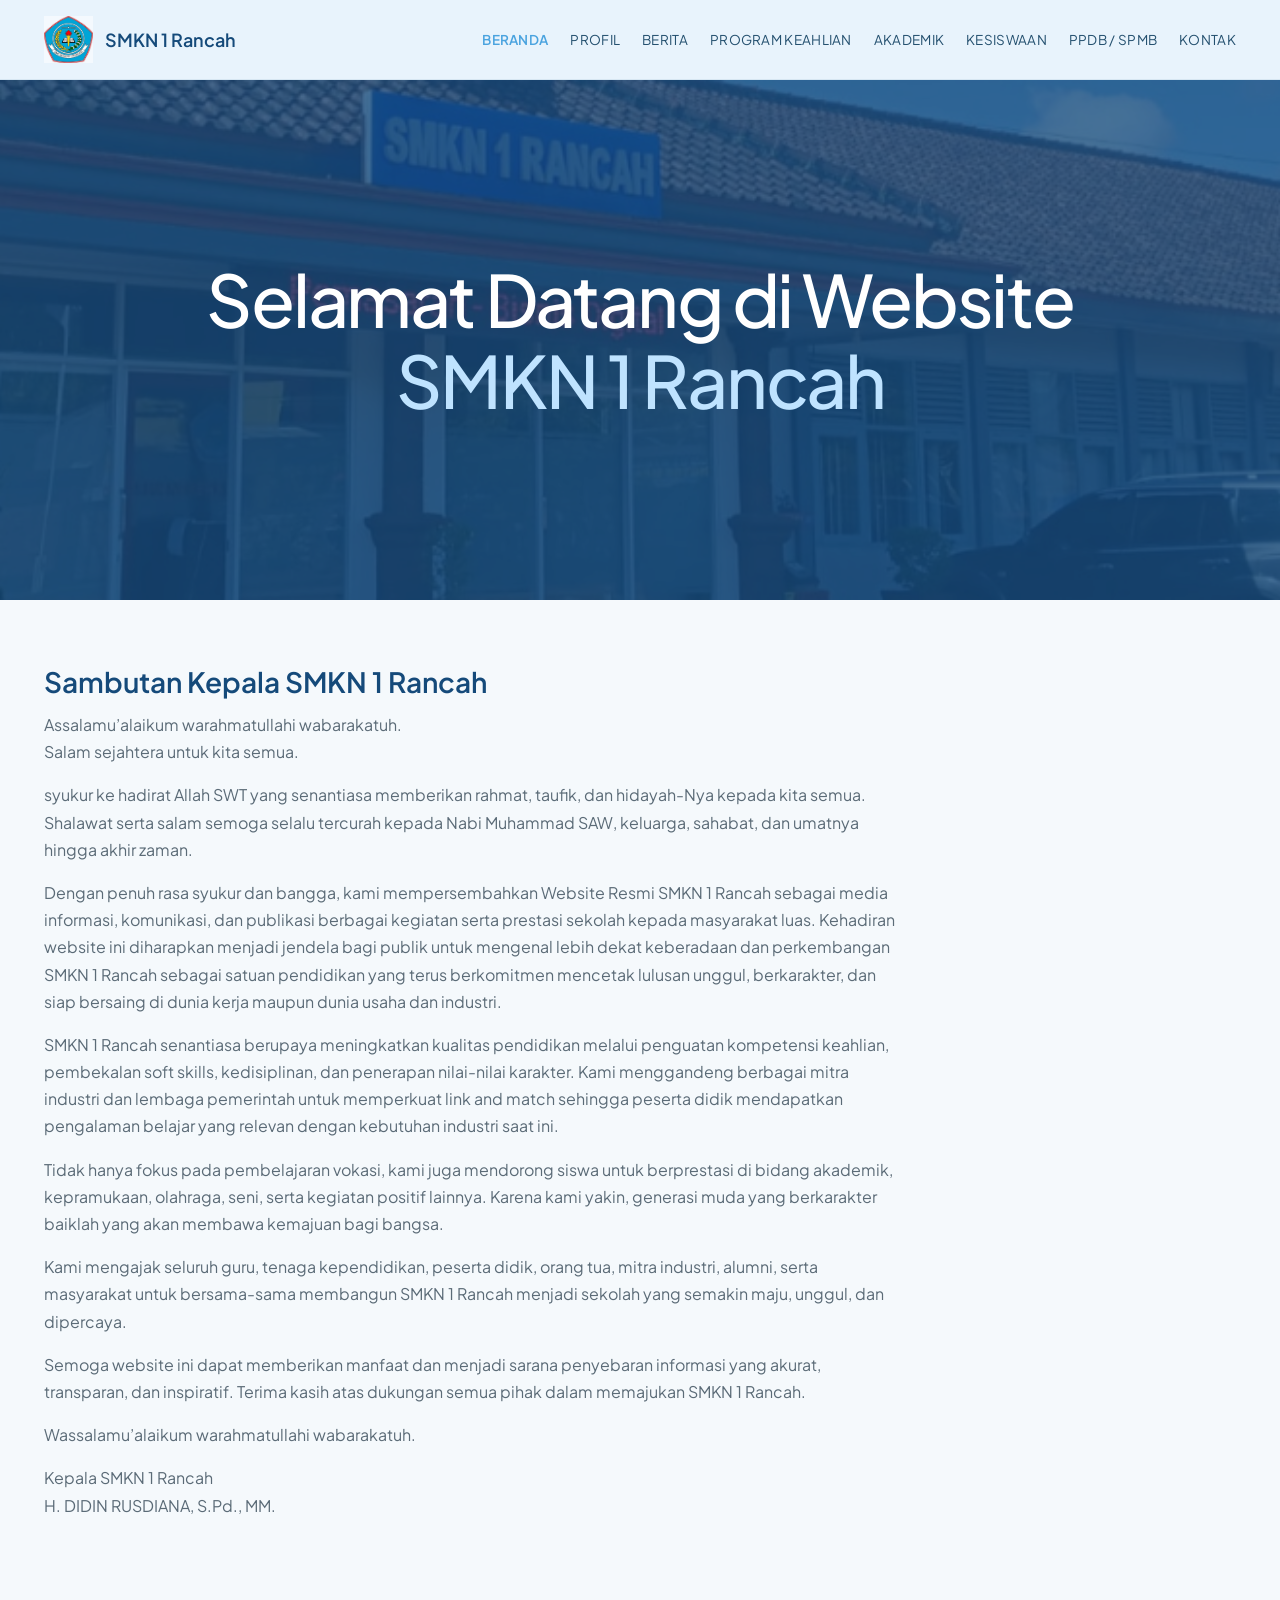
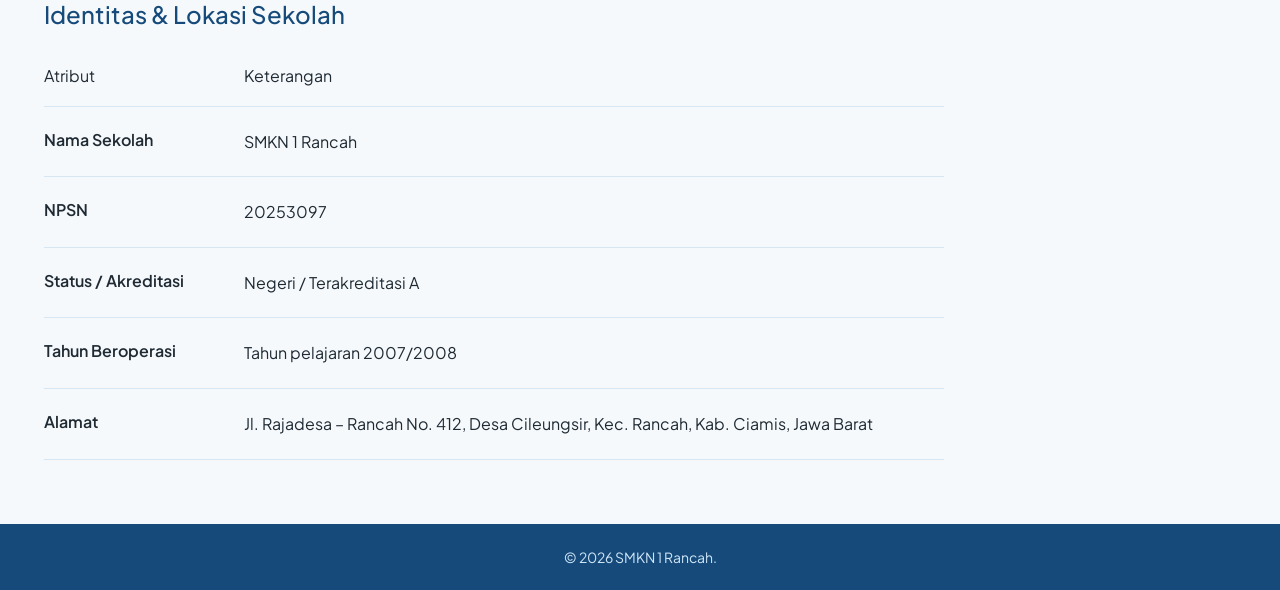
<file: index.html>
<!doctype html>
<html lang="id">
  <head>
    <meta charset="UTF-8" />
    <meta name="viewport" content="width=device-width, initial-scale=1" />
    <title>SMKN 1 Rancah</title>
    <link href="https://fonts.googleapis.com/css2?family=Plus+Jakarta+Sans:wght@400;500;600&display=swap" rel="stylesheet"/>
    <link rel="stylesheet" href="style.css" />
  </head>
  <body>
    <!-- header -->
    <header class="dani_header_utama">
      <div class="dani_header_isi">
        <a class="dani_logo_wrap" href="index.html">
          <img
            class="dani_logo_gambar"
            src="image/logo.png"
            alt="Logo SMKN 1 Rancah"
          />
          <span>
            <span class="dani_logo_nama">SMKN 1 Rancah</span>
          </span>
        </a>

        <nav class="dani_menu_utama" id="dani_menu_utama">
          <a class="dani_menu_link dani_menu_link_aktif" href="index.html">Beranda</a>
          <a class="dani_menu_link" href="dani_profil.html">Profil</a>
          <a class="dani_menu_link" href="dani_berita.html">Berita</a>
          <a class="dani_menu_link" href="dani_program_keahlian.html">Program Keahlian</a>
          <a class="dani_menu_link" href="dani_akademik.html">Akademik</a>
          <a class="dani_menu_link" href="dani_kesiswaan.html">Kesiswaan</a>
          <a class="dani_menu_link" href="dani_ppdb_spmb.html">PPDB / SPMB</a>
          <a class="dani_menu_link" href="dani_kontak.html">Kontak</a>
        </nav>

        <button
          class="dani_tombol_burger"
          id="dani_tombol_burger"
          aria-label="Buka menu"
          aria-expanded="false"
        >
          <svg
            width="28"
            height="28"
            viewBox="0 0 24 24"
            fill="none"
            stroke="currentColor"
            stroke-width="2"
            stroke-linecap="round"
          >
            <path d="M4 7h16M4 12h16M4 17h16" />
          </svg>
        </button>
      </div>
    </header>

    <main>
      <!-- hero beranda -->
      <section class="dani_hero_beranda" id="dani_beranda">
        <div class="dani_hero_gambar_latar"></div>
        <div class="dani_hero_lapisan_biru"></div>
        <div class="dani_hero_isi">
          <h1 class="dani_hero_judul">
            Selamat Datang di Website
            <span class="dani_hero_judul_sekolah">SMKN 1 Rancah</span>
          </h1>
        </div>
      </section>

      <!-- sambutan -->
      <section class="dani_konten_wrap" id="dani_konten_utama">
        <h2 class="dani_konten_judul">Sambutan Kepala SMKN 1 Rancah</h2>
        <p class="dani_konten_deskripsi">
          Assalamu’alaikum warahmatullahi wabarakatuh.<br />Salam sejahtera
          untuk kita semua.
        </p>
        <p class="dani_konten_deskripsi">
          syukur ke hadirat Allah SWT yang senantiasa memberikan rahmat, taufik,
          dan hidayah-Nya kepada kita semua. Shalawat serta salam semoga selalu
          tercurah kepada Nabi Muhammad SAW, keluarga, sahabat, dan umatnya
          hingga akhir zaman.
        </p>
        <p class="dani_konten_deskripsi">
          Dengan penuh rasa syukur dan bangga, kami mempersembahkan Website
          Resmi SMKN 1 Rancah sebagai media informasi, komunikasi, dan publikasi
          berbagai kegiatan serta prestasi sekolah kepada masyarakat luas.
          Kehadiran website ini diharapkan menjadi jendela bagi publik untuk
          mengenal lebih dekat keberadaan dan perkembangan SMKN 1 Rancah sebagai
          satuan pendidikan yang terus berkomitmen mencetak lulusan unggul,
          berkarakter, dan siap bersaing di dunia kerja maupun dunia usaha dan
          industri.
        </p>
        <p class="dani_konten_deskripsi">
          SMKN 1 Rancah senantiasa berupaya meningkatkan kualitas pendidikan
          melalui penguatan kompetensi keahlian, pembekalan soft skills,
          kedisiplinan, dan penerapan nilai-nilai karakter. Kami menggandeng
          berbagai mitra industri dan lembaga pemerintah untuk memperkuat link
          and match sehingga peserta didik mendapatkan pengalaman belajar yang
          relevan dengan kebutuhan industri saat ini.
        </p>
        <p class="dani_konten_deskripsi">
          Tidak hanya fokus pada pembelajaran vokasi, kami juga mendorong siswa
          untuk berprestasi di bidang akademik, kepramukaan, olahraga, seni,
          serta kegiatan positif lainnya. Karena kami yakin, generasi muda yang
          berkarakter baiklah yang akan membawa kemajuan bagi bangsa.
        </p>
        <p class="dani_konten_deskripsi">
          Kami mengajak seluruh guru, tenaga kependidikan, peserta didik, orang
          tua, mitra industri, alumni, serta masyarakat untuk bersama-sama
          membangun SMKN 1 Rancah menjadi sekolah yang semakin maju, unggul, dan
          dipercaya.
        </p>
        <p class="dani_konten_deskripsi">
          Semoga website ini dapat memberikan manfaat dan menjadi sarana
          penyebaran informasi yang akurat, transparan, dan inspiratif. Terima
          kasih atas dukungan semua pihak dalam memajukan SMKN 1 Rancah.
        </p>
        <p class="dani_konten_deskripsi">
          Wassalamu’alaikum warahmatullahi wabarakatuh.
        </p>

        <p class="dani_konten_deskripsi">
          Kepala SMKN 1 Rancah<br />
          H. DIDIN RUSDIANA, S.Pd., MM.
        </p>
      </section>

      <!-- identitas smk -->
      <section class="dani_identitas_wrap" id="dani_identitas_sekolah">
        <h2 class="dani_identitas_judul">Identitas &amp; Lokasi Sekolah</h2>

        <div class="dani_identitas_tabel_wrap">
          <table class="dani_identitas_tabel">
            <thead>
              <tr class="dani_identitas_baris">
                <th class="dani_identitas_kepala">Atribut</th>
                <th class="dani_identitas_kepala">Keterangan</th>
              </tr>
            </thead>
            <tbody>
              <tr class="dani_identitas_baris">
                <th class="dani_identitas_atribut">Nama Sekolah</th>
                <td class="dani_identitas_keterangan">SMKN 1 Rancah</td>
              </tr>
              <tr class="dani_identitas_baris">
                <th class="dani_identitas_atribut">NPSN</th>
                <td class="dani_identitas_keterangan">20253097</td>
              </tr>
              <tr class="dani_identitas_baris">
                <th class="dani_identitas_atribut">Status / Akreditasi</th>
                <td class="dani_identitas_keterangan">Negeri / Terakreditasi A</td>
              </tr>
              <tr class="dani_identitas_baris">
                <th class="dani_identitas_atribut">Tahun Beroperasi</th>
                <td class="dani_identitas_keterangan">Tahun pelajaran 2007/2008</td>
              </tr>
              <tr class="dani_identitas_baris">
                <th class="dani_identitas_atribut">Alamat</th>
                <td class="dani_identitas_keterangan">
                  Jl. Rajadesa – Rancah No. 412, Desa Cileungsir, Kec. Rancah,
                  Kab. Ciamis, Jawa Barat
                </td>
              </tr>
            </tbody>
          </table>
        </div>
      </section>
    </main>

    <footer class="dani_footer_utama">&copy; 2026 SMKN 1 Rancah.</footer>

  <script src="script.js"></script>
  </body>
</html>
</file>
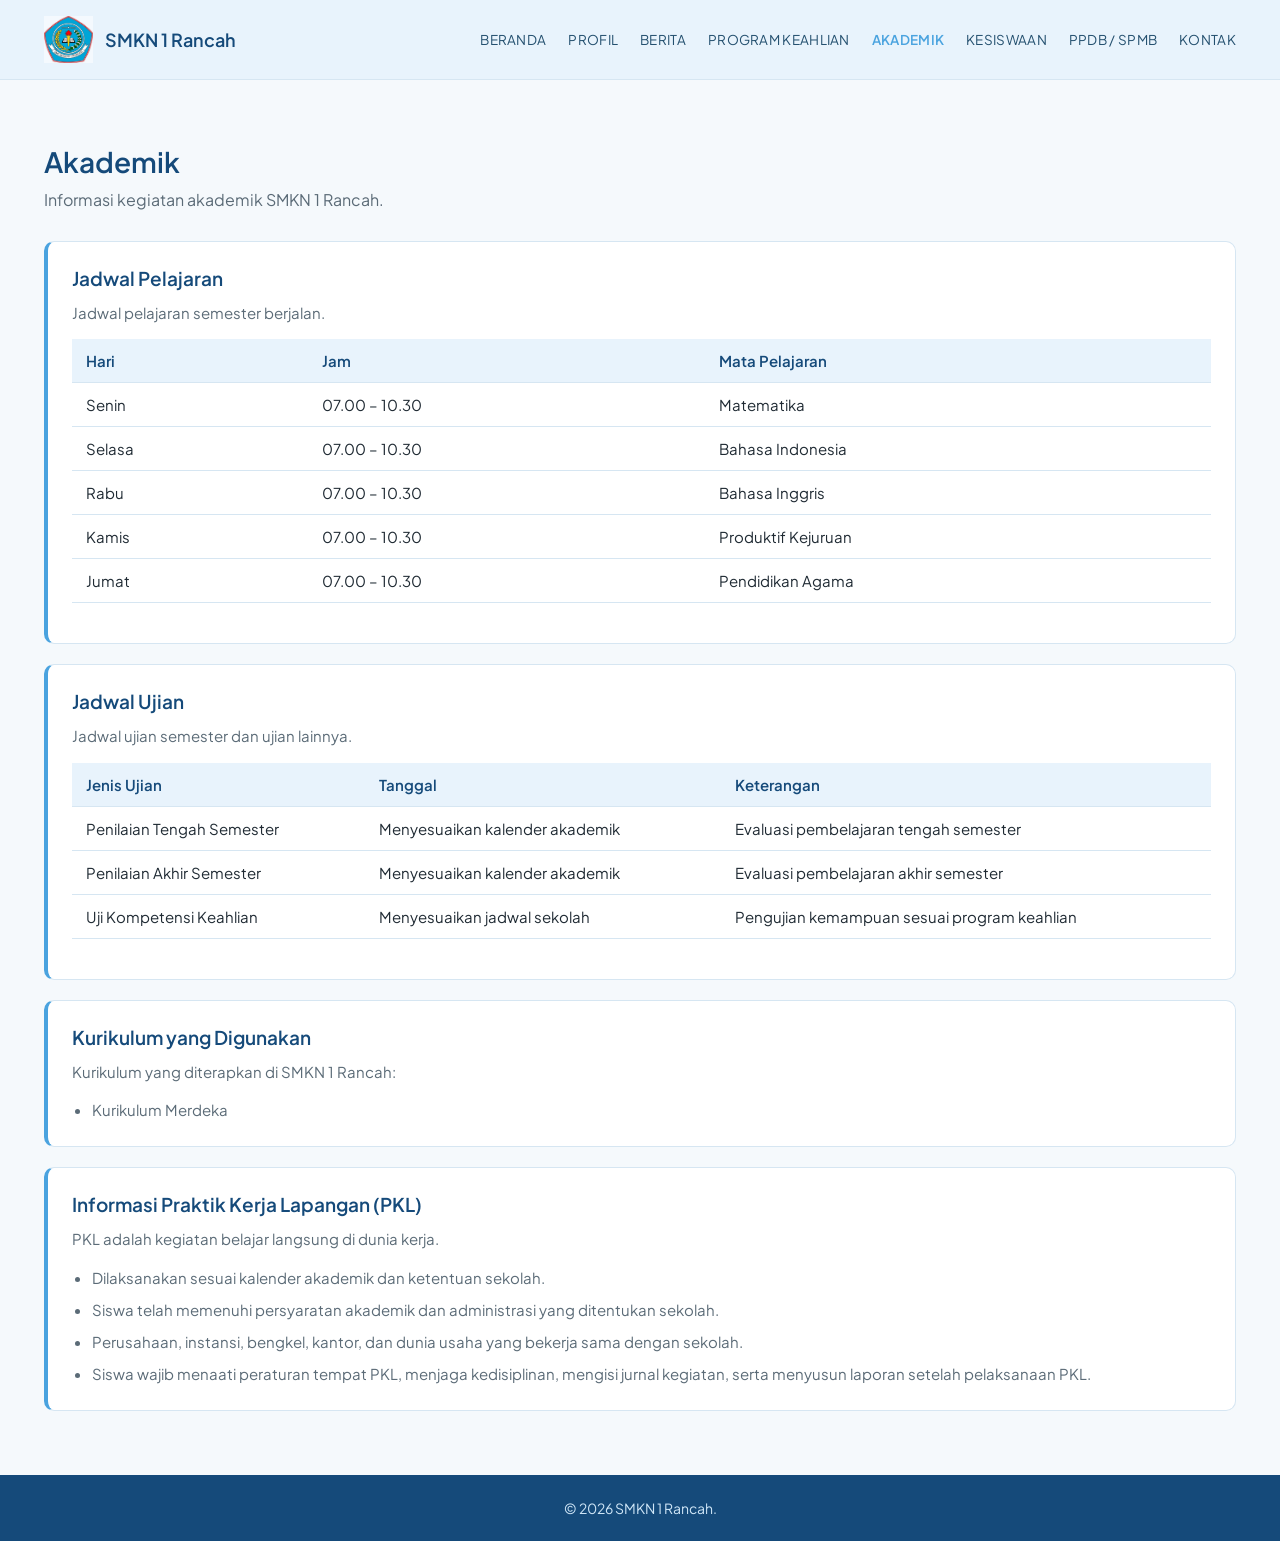
<file: dani_akademik.html>
<!DOCTYPE html>
<html lang="id">
<head>
<meta charset="UTF-8">
<meta name="viewport" content="width=device-width, initial-scale=1">
<title>Akademik – SMKN 1 Rancah</title>
<link href="https://fonts.googleapis.com/css2?family=Plus+Jakarta+Sans:wght@400;500;600&display=swap" rel="stylesheet">
<link rel="stylesheet" href="style.css">
</head>
<body>

<!-- Header -->
<header class="dani_header_utama">
  <div class="dani_header_isi">
    <a class="dani_logo_wrap" href="index.html">
      <img class="dani_logo_gambar" src="image/logo.png" alt="Logo SMKN 1 Rancah">
      <span>
        <span class="dani_logo_nama">SMKN 1 Rancah</span>
      </span>
    </a>

    <nav class="dani_menu_utama" id="dani_menu_utama">
      <a class="dani_menu_link" href="index.html">Beranda</a>
      <a class="dani_menu_link" href="dani_profil.html">Profil</a>
      <a class="dani_menu_link" href="dani_berita.html">Berita</a>
      <a class="dani_menu_link" href="dani_program_keahlian.html">Program Keahlian</a>
      <a class="dani_menu_link dani_menu_link_aktif" href="dani_akademik.html">Akademik</a>
      <a class="dani_menu_link" href="dani_kesiswaan.html">Kesiswaan</a>
      <a class="dani_menu_link" href="dani_ppdb_spmb.html">PPDB / SPMB</a>
      <a class="dani_menu_link" href="dani_kontak.html">Kontak</a>
    </nav>

    <button class="dani_tombol_burger" id="dani_tombol_burger" aria-label="Buka menu" aria-expanded="false">
      <svg width="28" height="28" viewBox="0 0 24 24" fill="none" stroke="currentColor" stroke-width="2" stroke-linecap="round"><path d="M4 7h16M4 12h16M4 17h16"/></svg>
    </button>
  </div>
</header>

<main>
  <!-- akademik -->
  <section class="dani_akademik_wrap" id="dani_akademik">
    <h2 class="dani_akademik_judul">Akademik</h2>
    <p class="dani_akademik_deskripsi">Informasi kegiatan akademik SMKN 1 Rancah.</p>

    <div class="dani_akademik_daftar_wrap">

      <!-- Jadwal Pelajaran -->
      <div class="dani_akademik_kartu" id="dani_akademik_jadwal_pelajaran">
        <h3 class="dani_akademik_kartu_judul">Jadwal Pelajaran</h3>
        <p class="dani_akademik_teks">Jadwal pelajaran semester berjalan.</p>
        <div class="dani_akademik_tabel_wrap">
          <table class="dani_akademik_tabel">
            <thead>
              <tr>
                <th class="dani_akademik_tabel_kepala">Hari</th>
                <th class="dani_akademik_tabel_kepala">Jam</th>
                <th class="dani_akademik_tabel_kepala">Mata Pelajaran</th>
              </tr>
            </thead>
            <tbody>
              <tr>
                <td class="dani_akademik_tabel_sel">Senin</td>
                <td class="dani_akademik_tabel_sel">07.00 – 10.30</td>
                <td class="dani_akademik_tabel_sel">Matematika</td>
              </tr>
              <tr>
                <td class="dani_akademik_tabel_sel">Selasa</td>
                <td class="dani_akademik_tabel_sel">07.00 – 10.30</td>
                <td class="dani_akademik_tabel_sel">Bahasa Indonesia</td>
              </tr>
              <tr>
                <td class="dani_akademik_tabel_sel">Rabu</td>
                <td class="dani_akademik_tabel_sel">07.00 – 10.30</td>
                <td class="dani_akademik_tabel_sel">Bahasa Inggris</td>
              </tr>
              <tr>
                <td class="dani_akademik_tabel_sel">Kamis</td>
                <td class="dani_akademik_tabel_sel">07.00 – 10.30</td>
                <td class="dani_akademik_tabel_sel">Produktif Kejuruan</td>
              </tr>
              <tr>
                <td class="dani_akademik_tabel_sel">Jumat</td>
                <td class="dani_akademik_tabel_sel">07.00 – 10.30</td>
                <td class="dani_akademik_tabel_sel">Pendidikan Agama</td>
              </tr>
            </tbody>
          </table>
        </div>
      </div>

      <!-- Jadwal Ujian -->
      <div class="dani_akademik_kartu" id="dani_akademik_jadwal_ujian">
        <h3 class="dani_akademik_kartu_judul">Jadwal Ujian</h3>
        <p class="dani_akademik_teks">Jadwal ujian semester dan ujian lainnya.</p>
        <div class="dani_akademik_tabel_wrap">
          <table class="dani_akademik_tabel">
            <thead>
              <tr>
                <th class="dani_akademik_tabel_kepala">Jenis Ujian</th>
                <th class="dani_akademik_tabel_kepala">Tanggal</th>
                <th class="dani_akademik_tabel_kepala">Keterangan</th>
              </tr>
            </thead>
            <tbody>
              <tr>
                <td class="dani_akademik_tabel_sel">Penilaian Tengah Semester</td>
                <td class="dani_akademik_tabel_sel">Menyesuaikan kalender akademik</td>
                <td class="dani_akademik_tabel_sel">Evaluasi pembelajaran tengah semester</td>
              </tr>
              <tr>
                <td class="dani_akademik_tabel_sel">Penilaian Akhir Semester</td>
                <td class="dani_akademik_tabel_sel">Menyesuaikan kalender akademik</td>
                <td class="dani_akademik_tabel_sel">Evaluasi pembelajaran akhir semester</td>
              </tr>
              <tr>
                <td class="dani_akademik_tabel_sel">Uji Kompetensi Keahlian</td>
                <td class="dani_akademik_tabel_sel">Menyesuaikan jadwal sekolah</td>
                <td class="dani_akademik_tabel_sel">Pengujian kemampuan sesuai program keahlian</td>
              </tr>
            </tbody>
          </table>
        </div>
      </div>

      <!-- Kurikulum -->
      <div class="dani_akademik_kartu" id="dani_akademik_kurikulum">
        <h3 class="dani_akademik_kartu_judul">Kurikulum yang Digunakan</h3>
        <p class="dani_akademik_teks">Kurikulum yang diterapkan di SMKN 1 Rancah:</p>
        <ul class="dani_akademik_daftar">
          <li class="dani_akademik_daftar_item">Kurikulum Merdeka</li>
        </ul>
      </div>

      <!-- info PKL -->
      <div class="dani_akademik_kartu" id="dani_akademik_pkl">
        <h3 class="dani_akademik_kartu_judul">Informasi Praktik Kerja Lapangan (PKL)</h3>
        <p class="dani_akademik_teks">PKL adalah kegiatan belajar langsung di dunia kerja.</p>
        <ul class="dani_akademik_daftar">
          <li class="dani_akademik_daftar_item">Dilaksanakan sesuai kalender akademik dan ketentuan sekolah.</li>
          <li class="dani_akademik_daftar_item">Siswa telah memenuhi persyaratan akademik dan administrasi yang ditentukan sekolah.</li>
          <li class="dani_akademik_daftar_item">Perusahaan, instansi, bengkel, kantor, dan dunia usaha yang bekerja sama dengan sekolah.</li>
          <li class="dani_akademik_daftar_item">Siswa wajib menaati peraturan tempat PKL, menjaga kedisiplinan, mengisi jurnal kegiatan, serta menyusun laporan setelah pelaksanaan PKL.</li>
        </ul>
      </div>

    </div>
  </section>
</main>

<footer class="dani_footer_utama">
  &copy; 2026 SMKN 1 Rancah.
</footer>

<script src="script.js"></script>
</body>
</html>
</file>
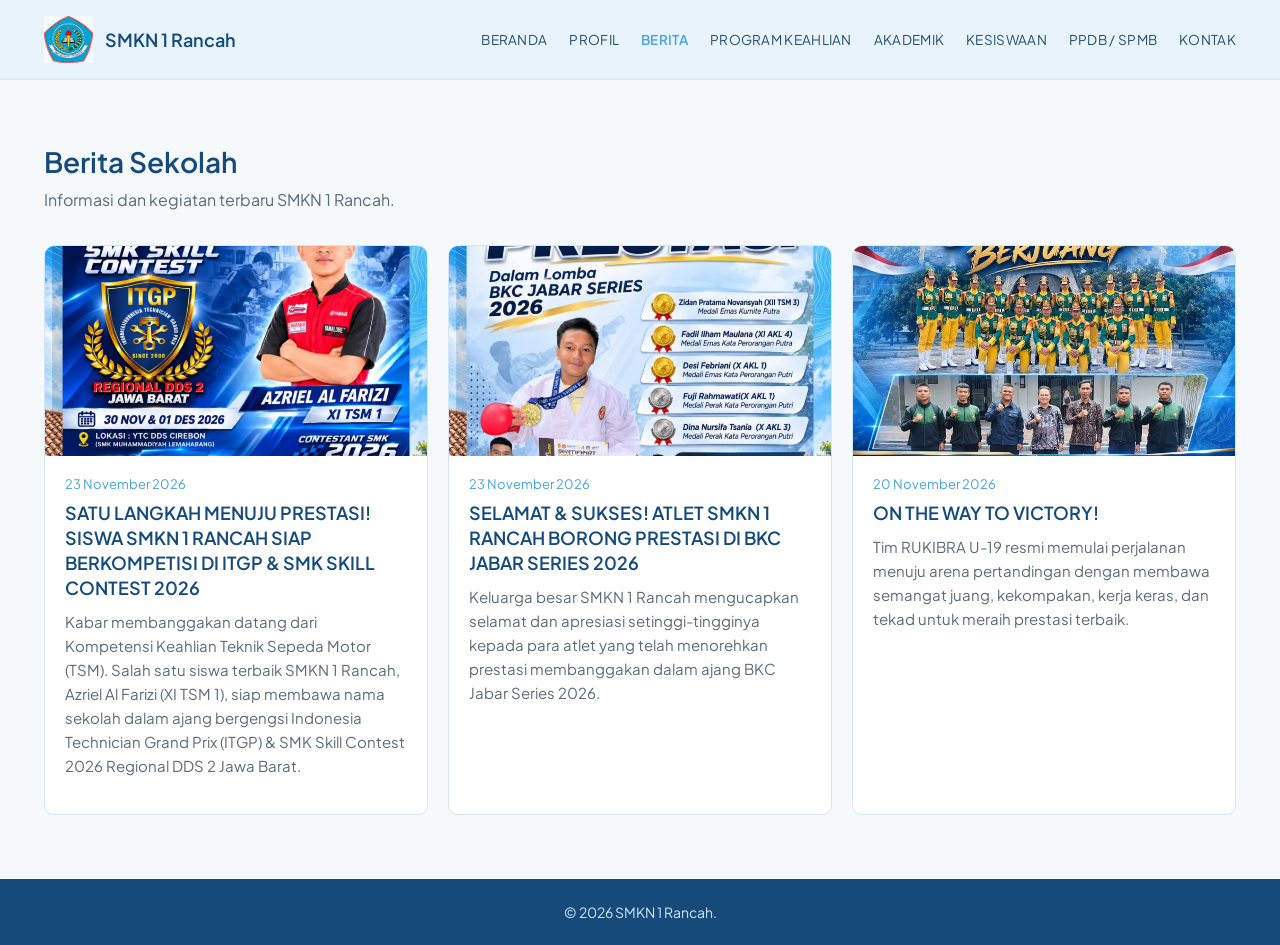
<file: dani_berita.html>
<!DOCTYPE html>
<html lang="id">
<head>
<meta charset="UTF-8">
<meta name="viewport" content="width=device-width, initial-scale=1">
<title>Berita – SMKN 1 Rancah</title>
<link href="https://fonts.googleapis.com/css2?family=Plus+Jakarta+Sans:wght@400;500;600&display=swap" rel="stylesheet">
<link rel="stylesheet" href="style.css">
</head>
<body>

<!-- Header -->
<header class="dani_header_utama">
  <div class="dani_header_isi">
    <a class="dani_logo_wrap" href="index.html">
      <img class="dani_logo_gambar" src="image/logo.png" alt="Logo SMKN 1 Rancah">
      <span>
        <span class="dani_logo_nama">SMKN 1 Rancah</span>
      </span>
    </a>

    <nav class="dani_menu_utama" id="dani_menu_utama">
      <a class="dani_menu_link" href="index.html">Beranda</a>
      <a class="dani_menu_link" href="dani_profil.html">Profil</a>
      <a class="dani_menu_link dani_menu_link_aktif" href="dani_berita.html">Berita</a>
      <a class="dani_menu_link" href="dani_program_keahlian.html">Program Keahlian</a>
      <a class="dani_menu_link" href="dani_akademik.html">Akademik</a>
      <a class="dani_menu_link" href="dani_kesiswaan.html">Kesiswaan</a>
      <a class="dani_menu_link" href="dani_ppdb_spmb.html">PPDB / SPMB</a>
      <a class="dani_menu_link" href="dani_kontak.html">Kontak</a>
    </nav>

    <button class="dani_tombol_burger" id="dani_tombol_burger" aria-label="Buka menu" aria-expanded="false">
      <svg width="28" height="28" viewBox="0 0 24 24" fill="none" stroke="currentColor" stroke-width="2" stroke-linecap="round"><path d="M4 7h16M4 12h16M4 17h16"/></svg>
    </button>
  </div>
</header>

<main>
  <!-- berita -->
  <section class="dani_berita_wrap" id="dani_berita">
    <h2 class="dani_berita_judul">Berita Sekolah</h2>
    <p class="dani_berita_deskripsi">Informasi dan kegiatan terbaru SMKN 1 Rancah.</p>

    <div class="dani_berita_daftar">

      <article class="dani_berita_kartu">
        <img class="dani_berita_gambar" src="image/berita1.jpg" alt="Judul berita pertama">
        <div class="dani_berita_isi">
          <span class="dani_berita_tanggal">23 November 2026</span>
          <h3 class="dani_berita_kartu_judul">SATU LANGKAH MENUJU PRESTASI! SISWA SMKN 1 RANCAH SIAP BERKOMPETISI DI ITGP &amp; SMK SKILL CONTEST 2026</h3>
          <p class="dani_berita_ringkasan">Kabar membanggakan datang dari Kompetensi Keahlian Teknik Sepeda Motor (TSM). Salah satu siswa terbaik 
            SMKN 1 Rancah, Azriel Al Farizi (XI TSM 1), siap membawa nama sekolah dalam ajang bergengsi 
            Indonesia Technician Grand Prix (ITGP) &amp; SMK Skill Contest 2026 Regional DDS 2 Jawa Barat.</p>
        </div>
      </article>

      <article class="dani_berita_kartu">
        <img class="dani_berita_gambar" src="image/berita2.jpg" alt="Judul berita kedua">
        <div class="dani_berita_isi">
          <span class="dani_berita_tanggal">23 November 2026</span>
          <h3 class="dani_berita_kartu_judul">SELAMAT &amp; SUKSES! ATLET SMKN 1 RANCAH BORONG PRESTASI DI BKC JABAR SERIES 2026</h3>
          <p class="dani_berita_ringkasan">Keluarga besar SMKN 1 Rancah mengucapkan selamat dan apresiasi setinggi-tingginya kepada para atlet yang telah 
            menorehkan prestasi membanggakan dalam ajang BKC Jabar Series 2026.</p>
        </div>
      </article>

      <article class="dani_berita_kartu">
        <img class="dani_berita_gambar" src="image/berita3.jpg" alt="Judul berita ketiga">
        <div class="dani_berita_isi">
          <span class="dani_berita_tanggal">20 November 2026</span>
          <h3 class="dani_berita_kartu_judul">ON THE WAY TO VICTORY!</h3>
          <p class="dani_berita_ringkasan">Tim RUKIBRA U-19 resmi memulai perjalanan menuju arena pertandingan dengan membawa semangat juang, kekompakan, 
            kerja keras, dan tekad untuk meraih prestasi terbaik.</p>
        </div>
      </article>

    </div>
  </section>
</main>

<footer class="dani_footer_utama">
  &copy; 2026 SMKN 1 Rancah.
</footer>

<script src="script.js"></script>
</body>
</html>
</file>
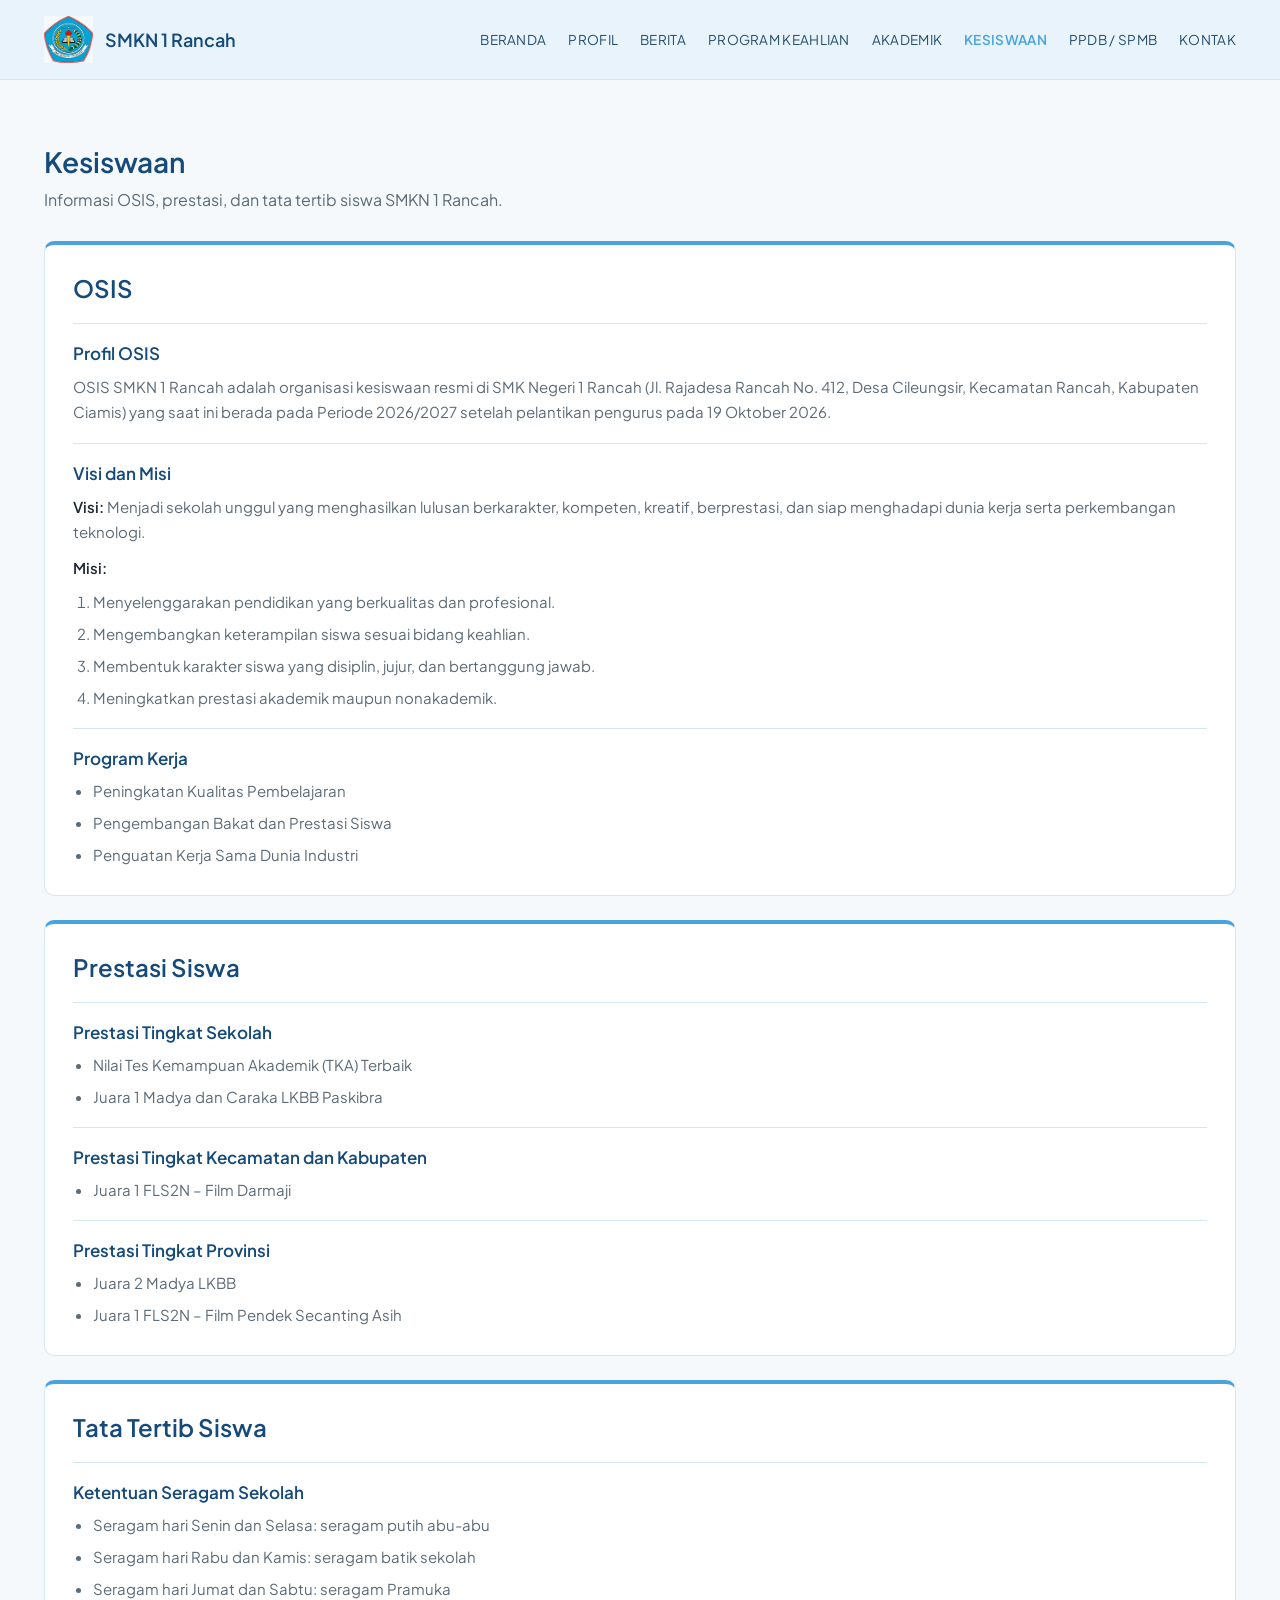
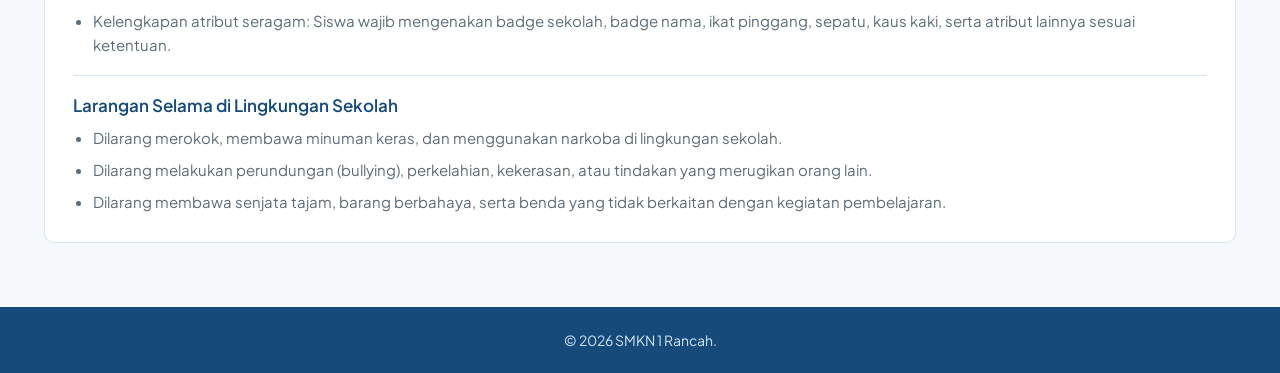
<file: dani_kesiswaan.html>
<!DOCTYPE html>
<html lang="id">
<head>
<meta charset="UTF-8">
<meta name="viewport" content="width=device-width, initial-scale=1">
<title>Kesiswaan – SMKN 1 Rancah</title>
<link href="https://fonts.googleapis.com/css2?family=Plus+Jakarta+Sans:wght@400;500;600&display=swap" rel="stylesheet">
<link rel="stylesheet" href="style.css">
</head>
<body>

<!-- Header -->
<header class="dani_header_utama">
  <div class="dani_header_isi">
    <a class="dani_logo_wrap" href="index.html">
      <img class="dani_logo_gambar" src="image/logo.png" alt="Logo SMKN 1 Rancah">
      <span>
        <span class="dani_logo_nama">SMKN 1 Rancah</span>
      </span>
    </a>

    <nav class="dani_menu_utama" id="dani_menu_utama">
      <a class="dani_menu_link" href="index.html">Beranda</a>
      <a class="dani_menu_link" href="dani_profil.html">Profil</a>
      <a class="dani_menu_link" href="dani_berita.html">Berita</a>
      <a class="dani_menu_link" href="dani_program_keahlian.html">Program Keahlian</a>
      <a class="dani_menu_link" href="dani_akademik.html">Akademik</a>
      <a class="dani_menu_link dani_menu_link_aktif" href="dani_kesiswaan.html">Kesiswaan</a>
      <a class="dani_menu_link" href="dani_ppdb_spmb.html">PPDB / SPMB</a>
      <a class="dani_menu_link" href="dani_kontak.html">Kontak</a>
    </nav>

    <button class="dani_tombol_burger" id="dani_tombol_burger" aria-label="Buka menu" aria-expanded="false">
      <svg width="28" height="28" viewBox="0 0 24 24" fill="none" stroke="currentColor" stroke-width="2" stroke-linecap="round"><path d="M4 7h16M4 12h16M4 17h16"/></svg>
    </button>
  </div>
</header>

<main>
  <section class="dani_kesiswaan_wrap" id="dani_kesiswaan">
    <h2 class="dani_kesiswaan_judul">Kesiswaan</h2>
    <p class="dani_kesiswaan_deskripsi">Informasi OSIS, prestasi, dan tata tertib siswa SMKN 1 Rancah.</p>

    <div class="dani_kesiswaan_daftar_wrap">

      <!-- osis -->
      <article class="dani_kesiswaan_kartu" id="dani_kesiswaan_osis">
        <h2 class="dani_kesiswaan_kartu_judul">OSIS</h2>

        <div class="dani_kesiswaan_bagian">
          <h3 class="dani_kesiswaan_bagian_judul">Profil OSIS</h3>
          <p class="dani_kesiswaan_teks">OSIS SMKN 1 Rancah adalah organisasi kesiswaan resmi di SMK Negeri 1 Rancah (Jl. 
            Rajadesa Rancah No. 412, Desa Cileungsir, Kecamatan Rancah, Kabupaten Ciamis) yang saat ini berada pada Periode 2026/2027 
            setelah pelantikan pengurus pada 19 Oktober 2026.</p>
        </div>

        <div class="dani_kesiswaan_bagian">
          <h3 class="dani_kesiswaan_bagian_judul">Visi dan Misi</h3>
          <p class="dani_kesiswaan_teks"><strong class="dani_kesiswaan_tebal">Visi:</strong> Menjadi sekolah unggul yang menghasilkan lulusan berkarakter, kompeten, kreatif, berprestasi, dan siap menghadapi dunia kerja serta perkembangan teknologi.</p>
          <p class="dani_kesiswaan_teks"><strong class="dani_kesiswaan_tebal">Misi:</strong></p>
          <ol class="dani_kesiswaan_daftar">
            <li class="dani_kesiswaan_daftar_item">Menyelenggarakan pendidikan yang berkualitas dan profesional.</li>
            <li class="dani_kesiswaan_daftar_item">Mengembangkan keterampilan siswa sesuai bidang keahlian.</li>
            <li class="dani_kesiswaan_daftar_item">Membentuk karakter siswa yang disiplin, jujur, dan bertanggung jawab.</li>
            <li class="dani_kesiswaan_daftar_item">Meningkatkan prestasi akademik maupun nonakademik.</li>
          </ol>
        </div>

        <div class="dani_kesiswaan_bagian">
          <h3 class="dani_kesiswaan_bagian_judul">Program Kerja</h3>
          <ul class="dani_kesiswaan_daftar">
            <li class="dani_kesiswaan_daftar_item">Peningkatan Kualitas Pembelajaran</li>
            <li class="dani_kesiswaan_daftar_item">Pengembangan Bakat dan Prestasi Siswa</li>
            <li class="dani_kesiswaan_daftar_item">Penguatan Kerja Sama Dunia Industri</li>
          </ul>
        </div>
      </article>

      <!-- prestasi -->
      <article class="dani_kesiswaan_kartu" id="dani_kesiswaan_prestasi">
        <h2 class="dani_kesiswaan_kartu_judul">Prestasi Siswa</h2>

        <div class="dani_kesiswaan_bagian">
          <h3 class="dani_kesiswaan_bagian_judul">Prestasi Tingkat Sekolah</h3>
          <ul class="dani_kesiswaan_daftar">
            <li class="dani_kesiswaan_daftar_item">Nilai Tes Kemampuan Akademik (TKA) Terbaik</li>
            <li class="dani_kesiswaan_daftar_item">Juara 1 Madya dan Caraka LKBB Paskibra</li>
          </ul>
        </div>

        <div class="dani_kesiswaan_bagian">
          <h3 class="dani_kesiswaan_bagian_judul">Prestasi Tingkat Kecamatan dan Kabupaten</h3>
          <ul class="dani_kesiswaan_daftar">
            <li class="dani_kesiswaan_daftar_item">Juara 1 FLS2N – Film Darmaji</li>
          </ul>
        </div>

        <div class="dani_kesiswaan_bagian">
          <h3 class="dani_kesiswaan_bagian_judul">Prestasi Tingkat Provinsi</h3>
          <ul class="dani_kesiswaan_daftar">
            <li class="dani_kesiswaan_daftar_item">Juara 2 Madya LKBB</li>
            <li class="dani_kesiswaan_daftar_item">Juara 1 FLS2N – Film Pendek Secanting Asih</li>
          </ul>
        </div>
      </article>

      <!-- tata tertib -->
      <article class="dani_kesiswaan_kartu" id="dani_kesiswaan_tata_tertib">
        <h2 class="dani_kesiswaan_kartu_judul">Tata Tertib Siswa</h2>

        <div class="dani_kesiswaan_bagian">
          <h3 class="dani_kesiswaan_bagian_judul">Ketentuan Seragam Sekolah</h3>
          <ul class="dani_kesiswaan_daftar">
            <li class="dani_kesiswaan_daftar_item">Seragam hari Senin dan Selasa: seragam putih abu-abu </li>
            <li class="dani_kesiswaan_daftar_item">Seragam hari Rabu dan Kamis: seragam batik sekolah </li>
            <li class="dani_kesiswaan_daftar_item">Seragam hari Jumat dan Sabtu: seragam Pramuka </li>
            <li class="dani_kesiswaan_daftar_item">Kelengkapan atribut seragam: Siswa wajib mengenakan badge sekolah, badge nama, ikat pinggang, sepatu, kaus kaki, serta atribut lainnya sesuai ketentuan.</li>
          </ul>
        </div>

        <div class="dani_kesiswaan_bagian">
          <h3 class="dani_kesiswaan_bagian_judul">Larangan Selama di Lingkungan Sekolah</h3>
          <ul class="dani_kesiswaan_daftar">
            <li class="dani_kesiswaan_daftar_item">Dilarang merokok, membawa minuman keras, dan menggunakan narkoba di lingkungan sekolah.</li>
            <li class="dani_kesiswaan_daftar_item">Dilarang melakukan perundungan (bullying), perkelahian, kekerasan, atau tindakan yang merugikan orang lain.</li>
            <li class="dani_kesiswaan_daftar_item">Dilarang membawa senjata tajam, barang berbahaya, serta benda yang tidak berkaitan dengan kegiatan pembelajaran.</li>
          </ul>
        </div>
      </article>

    </div>
  </section>
</main>

<footer class="dani_footer_utama">
  &copy; 2026 SMKN 1 Rancah.
</footer>

<script src="script.js"></script>
</body>
</html>
</file>
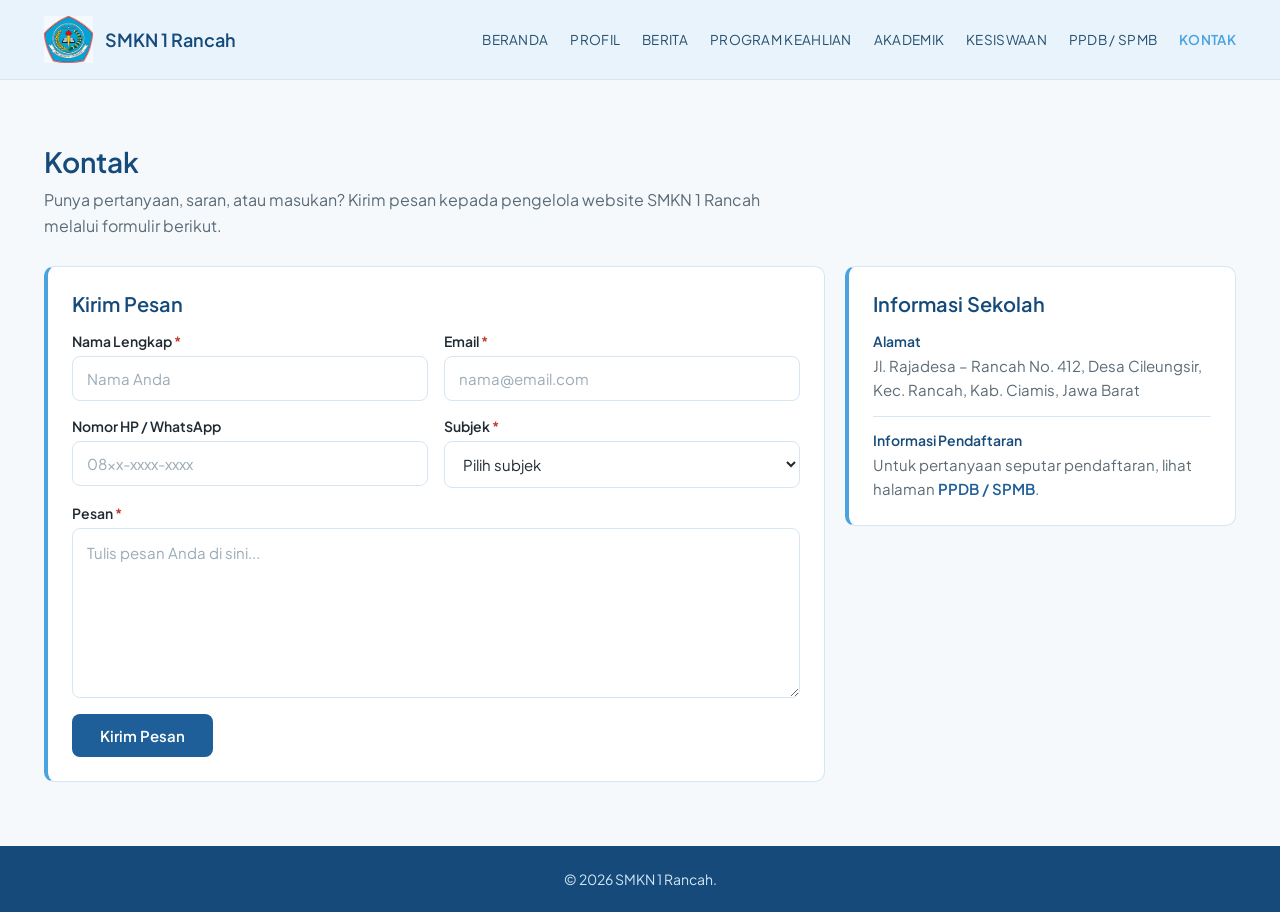
<file: dani_kontak.html>
<!DOCTYPE html>
<html lang="id">
<head>
<meta charset="UTF-8">
<meta name="viewport" content="width=device-width, initial-scale=1">
<title>Kontak – SMKN 1 Rancah</title>
<link href="https://fonts.googleapis.com/css2?family=Plus+Jakarta+Sans:wght@400;500;600&display=swap" rel="stylesheet">
<link rel="stylesheet" href="style.css">
</head>
<body>

<!-- Header -->
<header class="dani_header_utama">
  <div class="dani_header_isi">
    <a class="dani_logo_wrap" href="index.html">
      <img class="dani_logo_gambar" src="image/logo.png" alt="Logo SMKN 1 Rancah">
      <span>
        <span class="dani_logo_nama">SMKN 1 Rancah</span>
      </span>
    </a>

    <nav class="dani_menu_utama" id="dani_menu_utama">
      <a class="dani_menu_link" href="index.html">Beranda</a>
      <a class="dani_menu_link" href="dani_profil.html">Profil</a>
      <a class="dani_menu_link" href="dani_berita.html">Berita</a>
      <a class="dani_menu_link" href="dani_program_keahlian.html">Program Keahlian</a>
      <a class="dani_menu_link" href="dani_akademik.html">Akademik</a>
      <a class="dani_menu_link" href="dani_kesiswaan.html">Kesiswaan</a>
      <a class="dani_menu_link" href="dani_ppdb_spmb.html">PPDB / SPMB</a>
      <a class="dani_menu_link dani_menu_link_aktif" href="dani_kontak.html">Kontak</a>
    </nav>

    <button class="dani_tombol_burger" id="dani_tombol_burger" aria-label="Buka menu" aria-expanded="false">
      <svg width="28" height="28" viewBox="0 0 24 24" fill="none" stroke="currentColor" stroke-width="2" stroke-linecap="round"><path d="M4 7h16M4 12h16M4 17h16"/></svg>
    </button>
  </div>
</header>

<main>
  <!-- kontak -->
  <section class="dani_kontak_wrap" id="dani_kontak">
    <h2 class="dani_kontak_judul">Kontak</h2>
    <p class="dani_kontak_deskripsi">Punya pertanyaan, saran, atau masukan? Kirim pesan kepada pengelola website SMKN 1 Rancah melalui formulir berikut.</p>

    <div class="dani_kontak_grid">

      <!-- Form pesan -->
      <div class="dani_kontak_kartu" id="dani_kontak_form_kartu">
        <h3 class="dani_kontak_kartu_judul">Kirim Pesan</h3>

        <form class="dani_kontak_form" id="dani_kontak_form" novalidate>

          <div class="dani_kontak_baris">
            <div class="dani_kontak_field">
              <label class="dani_kontak_label" for="dani_kontak_nama">Nama Lengkap <span class="dani_kontak_wajib">*</span></label>
              <input class="dani_kontak_input" type="text" id="dani_kontak_nama" name="nama" placeholder="Nama Anda" autocomplete="name" required>
            </div>

            <div class="dani_kontak_field">
              <label class="dani_kontak_label" for="dani_kontak_email">Email <span class="dani_kontak_wajib">*</span></label>
              <input class="dani_kontak_input" type="email" id="dani_kontak_email" name="email" placeholder="nama@email.com" autocomplete="email" required>
            </div>
          </div>

          <div class="dani_kontak_baris">
            <div class="dani_kontak_field">
              <label class="dani_kontak_label" for="dani_kontak_telepon">Nomor HP / WhatsApp</label>
              <input class="dani_kontak_input" type="tel" id="dani_kontak_telepon" name="telepon" placeholder="08xx-xxxx-xxxx" autocomplete="tel">
            </div>

            <div class="dani_kontak_field">
              <label class="dani_kontak_label" for="dani_kontak_subjek">Subjek <span class="dani_kontak_wajib">*</span></label>
              <select class="dani_kontak_input" id="dani_kontak_subjek" name="subjek" required>
                <option value="">Pilih subjek</option>
                <option value="Informasi PPDB / SPMB">Informasi PPDB / SPMB</option>
                <option value="Informasi Akademik">Informasi Akademik</option>
                <option value="Kerja Sama / Industri">Kerja Sama / Industri</option>
                <option value="Saran dan Masukan">Saran dan Masukan</option>
                <option value="Lainnya">Lainnya</option>
              </select>
            </div>
          </div>

          <div class="dani_kontak_field">
            <label class="dani_kontak_label" for="dani_kontak_pesan">Pesan <span class="dani_kontak_wajib">*</span></label>
            <textarea class="dani_kontak_input dani_kontak_textarea" id="dani_kontak_pesan" name="pesan" rows="6" placeholder="Tulis pesan Anda di sini..." required></textarea>
          </div>

          <p class="dani_kontak_status" id="dani_kontak_status" role="alert" aria-live="polite"></p>

          <button class="dani_kontak_tombol" type="submit">Kirim Pesan</button>
        </form>
      </div>

      <!-- Info kontak -->
      <div class="dani_kontak_kartu" id="dani_kontak_info_kartu">
        <h3 class="dani_kontak_kartu_judul">Informasi Sekolah</h3>
        <div class="dani_kontak_info_item">
          <span class="dani_kontak_info_label">Alamat</span>
          <p class="dani_kontak_info_teks">Jl. Rajadesa – Rancah No. 412, Desa Cileungsir, Kec. Rancah, Kab. Ciamis, Jawa Barat</p>
        </div>
        <div class="dani_kontak_info_item">
          <span class="dani_kontak_info_label">Informasi Pendaftaran</span>
          <p class="dani_kontak_info_teks">Untuk pertanyaan seputar pendaftaran, lihat halaman <a class="dani_kontak_tautan" href="dani_ppdb_spmb.html#dani_ppdb_kontak">PPDB / SPMB</a>.</p>
        </div>
      </div>

    </div>
  </section>
</main>

<footer class="dani_footer_utama">
  &copy; 2026 SMKN 1 Rancah.
</footer>

<script src="script.js"></script>
</body>
</html>
</file>
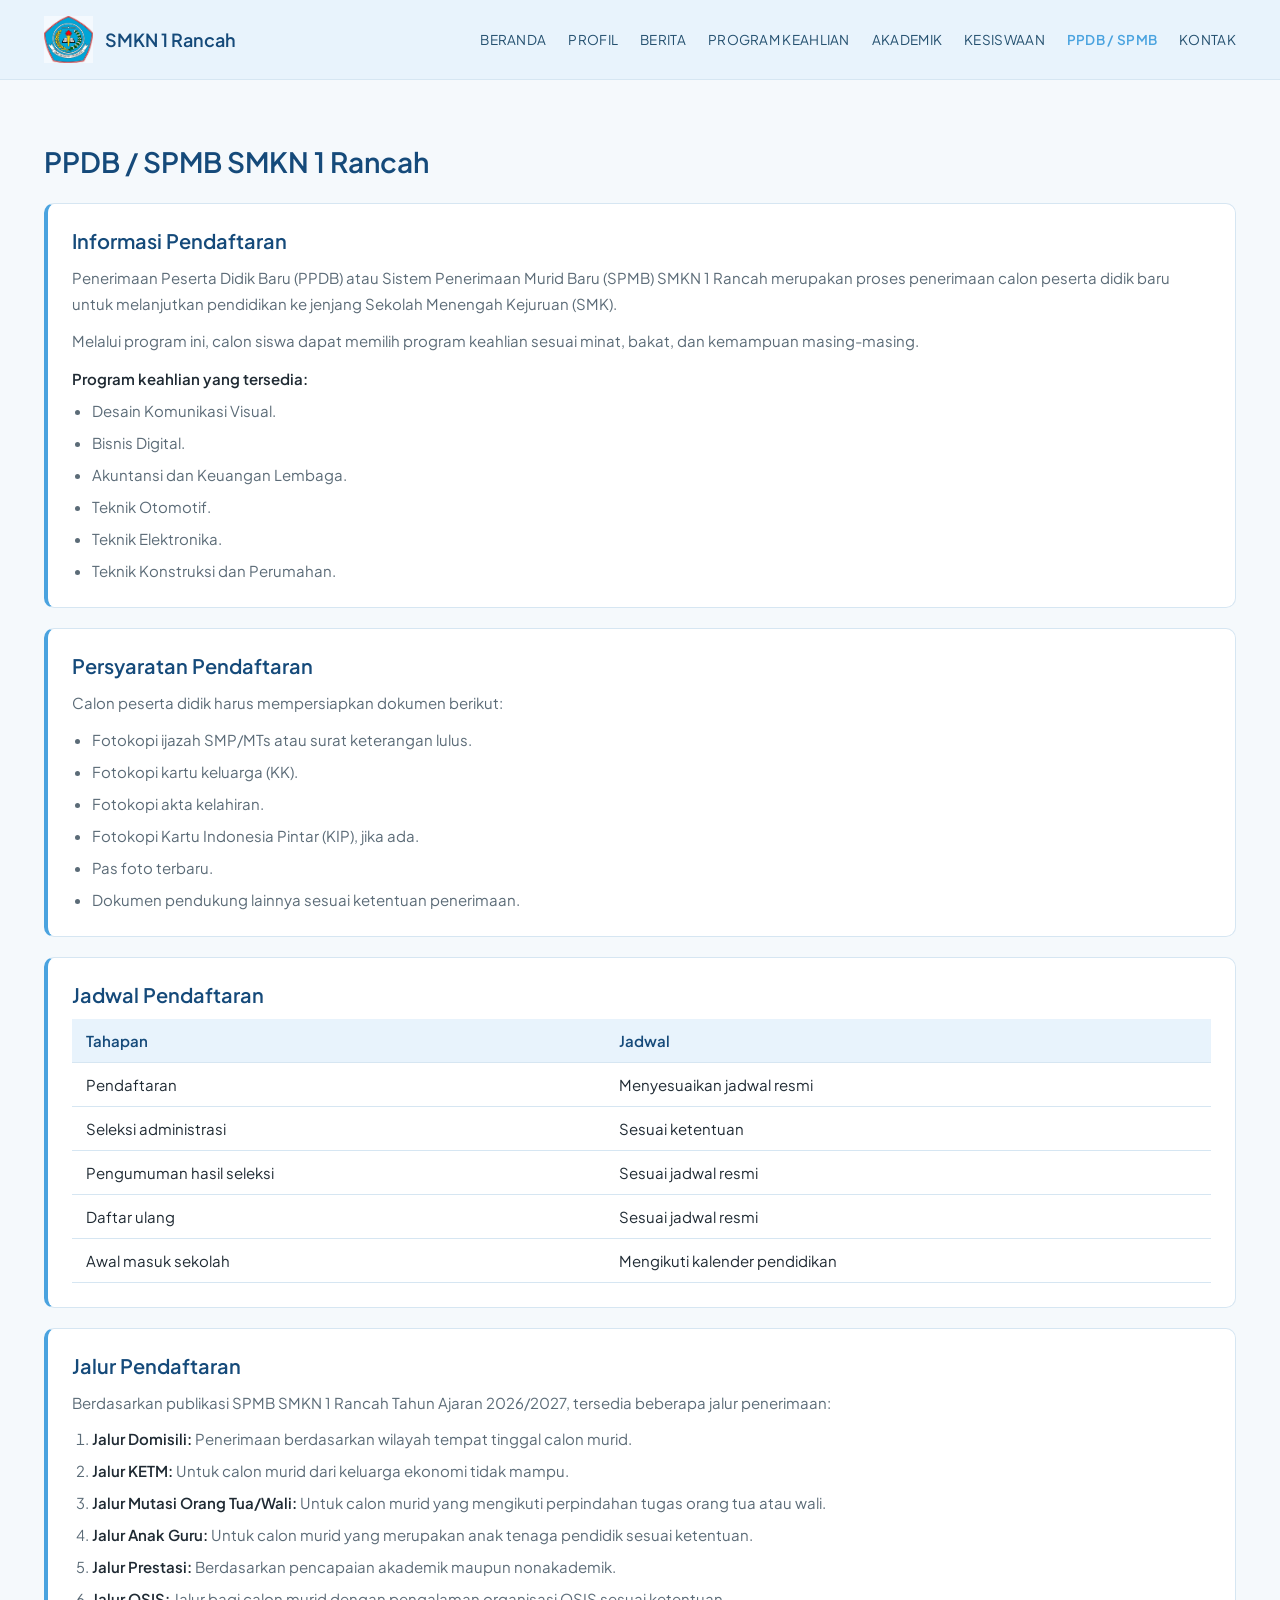
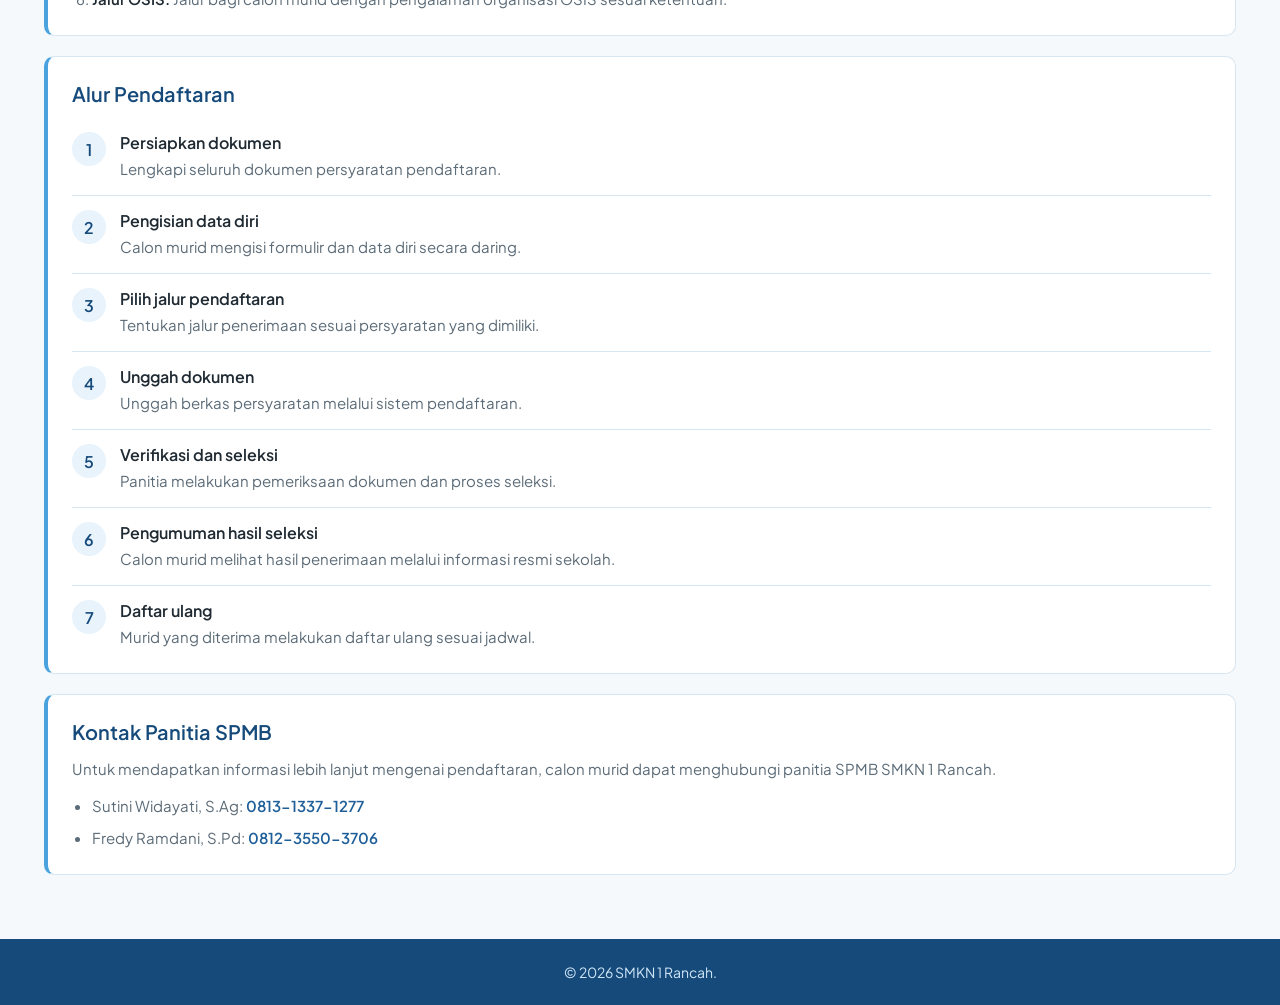
<file: dani_ppdb_spmb.html>
<!DOCTYPE html>
<html lang="id">
<head>
<meta charset="UTF-8">
<meta name="viewport" content="width=device-width, initial-scale=1">
<title>PPDB / SPMB – SMKN 1 Rancah</title>
<link href="https://fonts.googleapis.com/css2?family=Plus+Jakarta+Sans:wght@400;500;600&display=swap" rel="stylesheet">
<link rel="stylesheet" href="style.css">
</head>
<body>
<!-- Header -->
<header class="dani_header_utama">
  <div class="dani_header_isi">
    <a class="dani_logo_wrap" href="index.html">
      <img class="dani_logo_gambar" src="image/logo.png" alt="Logo SMKN 1 Rancah">
      <span>
        <span class="dani_logo_nama">SMKN 1 Rancah</span>
      </span>
    </a>

    <nav class="dani_menu_utama" id="dani_menu_utama">
      <a class="dani_menu_link" href="index.html">Beranda</a>
      <a class="dani_menu_link" href="dani_profil.html">Profil</a>
      <a class="dani_menu_link" href="dani_berita.html">Berita</a>
      <a class="dani_menu_link" href="dani_program_keahlian.html">Program Keahlian</a>
      <a class="dani_menu_link" href="dani_akademik.html">Akademik</a>
      <a class="dani_menu_link" href="dani_kesiswaan.html">Kesiswaan</a>
      <a class="dani_menu_link dani_menu_link_aktif" href="dani_ppdb_spmb.html">PPDB / SPMB</a>
      <a class="dani_menu_link" href="dani_kontak.html">Kontak</a>
    </nav>

    <button class="dani_tombol_burger" id="dani_tombol_burger" aria-label="Buka menu" aria-expanded="false">
      <svg width="28" height="28" viewBox="0 0 24 24" fill="none" stroke="currentColor" stroke-width="2" stroke-linecap="round"><path d="M4 7h16M4 12h16M4 17h16"/></svg>
    </button>
  </div>
</header>

<main>
  <section class="dani_ppdb_wrap" id="dani_ppdb_spmb">
    <h2 class="dani_ppdb_judul">PPDB / SPMB SMKN 1 Rancah</h2>

    <div class="dani_ppdb_daftar_wrap">

      <!-- informasi -->
      <div class="dani_ppdb_kartu" id="dani_ppdb_informasi">
        <h3 class="dani_ppdb_kartu_judul">Informasi Pendaftaran</h3>
        <p class="dani_ppdb_teks">Penerimaan Peserta Didik Baru (PPDB) atau Sistem Penerimaan Murid Baru (SPMB) SMKN 1 Rancah merupakan proses penerimaan calon peserta didik baru untuk melanjutkan pendidikan ke jenjang Sekolah Menengah Kejuruan (SMK).</p>
        <p class="dani_ppdb_teks">Melalui program ini, calon siswa dapat memilih program keahlian sesuai minat, bakat, dan kemampuan masing-masing.</p>
        <p class="dani_ppdb_teks dani_ppdb_teks_tebal">Program keahlian yang tersedia:</p>
        <ul class="dani_ppdb_daftar">
          <li class="dani_ppdb_daftar_item">Desain Komunikasi Visual.</li>
          <li class="dani_ppdb_daftar_item">Bisnis Digital.</li>
          <li class="dani_ppdb_daftar_item">Akuntansi dan Keuangan Lembaga.</li>
          <li class="dani_ppdb_daftar_item">Teknik Otomotif.</li>
          <li class="dani_ppdb_daftar_item">Teknik Elektronika.</li>
          <li class="dani_ppdb_daftar_item">Teknik Konstruksi dan Perumahan.</li>
        </ul>
      </div>

      <!-- syarat -->
      <div class="dani_ppdb_kartu" id="dani_ppdb_persyaratan">
        <h3 class="dani_ppdb_kartu_judul">Persyaratan Pendaftaran</h3>
        <p class="dani_ppdb_teks">Calon peserta didik harus mempersiapkan dokumen berikut:</p>
        <ul class="dani_ppdb_daftar">
          <li class="dani_ppdb_daftar_item">Fotokopi ijazah SMP/MTs atau surat keterangan lulus.</li>
          <li class="dani_ppdb_daftar_item">Fotokopi kartu keluarga (KK).</li>
          <li class="dani_ppdb_daftar_item">Fotokopi akta kelahiran.</li>
          <li class="dani_ppdb_daftar_item">Fotokopi Kartu Indonesia Pintar (KIP), jika ada.</li>
          <li class="dani_ppdb_daftar_item">Pas foto terbaru.</li>
          <li class="dani_ppdb_daftar_item">Dokumen pendukung lainnya sesuai ketentuan penerimaan.</li>
        </ul>
      </div>

      <!-- jadwal -->
      <div class="dani_ppdb_kartu" id="dani_ppdb_jadwal">
        <h3 class="dani_ppdb_kartu_judul">Jadwal Pendaftaran</h3>
        <div class="dani_ppdb_tabel_wrap">
          <table class="dani_ppdb_tabel">
            <thead>
              <tr>
                <th class="dani_ppdb_tabel_kepala">Tahapan</th>
                <th class="dani_ppdb_tabel_kepala">Jadwal</th>
              </tr>
            </thead>
            <tbody>
              <tr>
                <td class="dani_ppdb_tabel_sel">Pendaftaran</td>
                <td class="dani_ppdb_tabel_sel">Menyesuaikan jadwal resmi</td>
              </tr>
              <tr>
                <td class="dani_ppdb_tabel_sel">Seleksi administrasi</td>
                <td class="dani_ppdb_tabel_sel">Sesuai ketentuan</td>
              </tr>
              <tr>
                <td class="dani_ppdb_tabel_sel">Pengumuman hasil seleksi</td>
                <td class="dani_ppdb_tabel_sel">Sesuai jadwal resmi</td>
              </tr>
              <tr>
                <td class="dani_ppdb_tabel_sel">Daftar ulang</td>
                <td class="dani_ppdb_tabel_sel">Sesuai jadwal resmi</td>
              </tr>
              <tr>
                <td class="dani_ppdb_tabel_sel">Awal masuk sekolah</td>
                <td class="dani_ppdb_tabel_sel">Mengikuti kalender pendidikan</td>
              </tr>
            </tbody>
          </table>
        </div>
      </div>

      <!-- jalur -->
      <div class="dani_ppdb_kartu" id="dani_ppdb_jalur">
        <h3 class="dani_ppdb_kartu_judul">Jalur Pendaftaran</h3>
        <p class="dani_ppdb_teks">Berdasarkan publikasi SPMB SMKN 1 Rancah Tahun Ajaran 2026/2027, tersedia beberapa jalur penerimaan:</p>
        <ol class="dani_ppdb_daftar">
          <li class="dani_ppdb_daftar_item"><strong class="dani_ppdb_tebal">Jalur Domisili:</strong> Penerimaan berdasarkan wilayah tempat tinggal calon murid.</li>
          <li class="dani_ppdb_daftar_item"><strong class="dani_ppdb_tebal">Jalur KETM:</strong> Untuk calon murid dari keluarga ekonomi tidak mampu.</li>
          <li class="dani_ppdb_daftar_item"><strong class="dani_ppdb_tebal">Jalur Mutasi Orang Tua/Wali:</strong> Untuk calon murid yang mengikuti perpindahan tugas orang tua atau wali.</li>
          <li class="dani_ppdb_daftar_item"><strong class="dani_ppdb_tebal">Jalur Anak Guru:</strong> Untuk calon murid yang merupakan anak tenaga pendidik sesuai ketentuan.</li>
          <li class="dani_ppdb_daftar_item"><strong class="dani_ppdb_tebal">Jalur Prestasi:</strong> Berdasarkan pencapaian akademik maupun nonakademik.</li>
          <li class="dani_ppdb_daftar_item"><strong class="dani_ppdb_tebal">Jalur OSIS:</strong> Jalur bagi calon murid dengan pengalaman organisasi OSIS sesuai ketentuan.</li>
        </ol>
      </div>

      <!-- alur -->
      <div class="dani_ppdb_kartu" id="dani_ppdb_alur">
        <h3 class="dani_ppdb_kartu_judul">Alur Pendaftaran</h3>

        <div class="dani_ppdb_alur_item">
          <span class="dani_ppdb_alur_nomor">1</span>
          <div class="dani_ppdb_alur_isi">
            <h4 class="dani_ppdb_alur_judul">Persiapkan dokumen</h4>
            <p class="dani_ppdb_alur_teks">Lengkapi seluruh dokumen persyaratan pendaftaran.</p>
          </div>
        </div>

        <div class="dani_ppdb_alur_item">
          <span class="dani_ppdb_alur_nomor">2</span>
          <div class="dani_ppdb_alur_isi">
            <h4 class="dani_ppdb_alur_judul">Pengisian data diri</h4>
            <p class="dani_ppdb_alur_teks">Calon murid mengisi formulir dan data diri secara daring.</p>
          </div>
        </div>

        <div class="dani_ppdb_alur_item">
          <span class="dani_ppdb_alur_nomor">3</span>
          <div class="dani_ppdb_alur_isi">
            <h4 class="dani_ppdb_alur_judul">Pilih jalur pendaftaran</h4>
            <p class="dani_ppdb_alur_teks">Tentukan jalur penerimaan sesuai persyaratan yang dimiliki.</p>
          </div>
        </div>

        <div class="dani_ppdb_alur_item">
          <span class="dani_ppdb_alur_nomor">4</span>
          <div class="dani_ppdb_alur_isi">
            <h4 class="dani_ppdb_alur_judul">Unggah dokumen</h4>
            <p class="dani_ppdb_alur_teks">Unggah berkas persyaratan melalui sistem pendaftaran.</p>
          </div>
        </div>

        <div class="dani_ppdb_alur_item">
          <span class="dani_ppdb_alur_nomor">5</span>
          <div class="dani_ppdb_alur_isi">
            <h4 class="dani_ppdb_alur_judul">Verifikasi dan seleksi</h4>
            <p class="dani_ppdb_alur_teks">Panitia melakukan pemeriksaan dokumen dan proses seleksi.</p>
          </div>
        </div>

        <div class="dani_ppdb_alur_item">
          <span class="dani_ppdb_alur_nomor">6</span>
          <div class="dani_ppdb_alur_isi">
            <h4 class="dani_ppdb_alur_judul">Pengumuman hasil seleksi</h4>
            <p class="dani_ppdb_alur_teks">Calon murid melihat hasil penerimaan melalui informasi resmi sekolah.</p>
          </div>
        </div>

        <div class="dani_ppdb_alur_item">
          <span class="dani_ppdb_alur_nomor">7</span>
          <div class="dani_ppdb_alur_isi">
            <h4 class="dani_ppdb_alur_judul">Daftar ulang</h4>
            <p class="dani_ppdb_alur_teks">Murid yang diterima melakukan daftar ulang sesuai jadwal.</p>
          </div>
        </div>
      </div>

      <!-- kontak -->
      <div class="dani_ppdb_kartu" id="dani_ppdb_kontak">
        <h3 class="dani_ppdb_kartu_judul">Kontak Panitia SPMB</h3>
        <p class="dani_ppdb_teks">Untuk mendapatkan informasi lebih lanjut mengenai pendaftaran, calon murid dapat menghubungi panitia SPMB SMKN 1 Rancah.</p>
        <ul class="dani_ppdb_daftar">
          <li class="dani_ppdb_daftar_item">Sutini Widayati, S.Ag: <a class="dani_ppdb_telepon" href="tel:081313371277">0813-1337-1277</a></li>
          <li class="dani_ppdb_daftar_item">Fredy Ramdani, S.Pd: <a class="dani_ppdb_telepon" href="tel:081235503706">0812-3550-3706</a></li>
        </ul>
      </div>

    </div>
  </section>
</main>

<footer class="dani_footer_utama">
  &copy; 2026 SMKN 1 Rancah.
</footer>

<script src="script.js"></script>
</body>
</html>
</file>
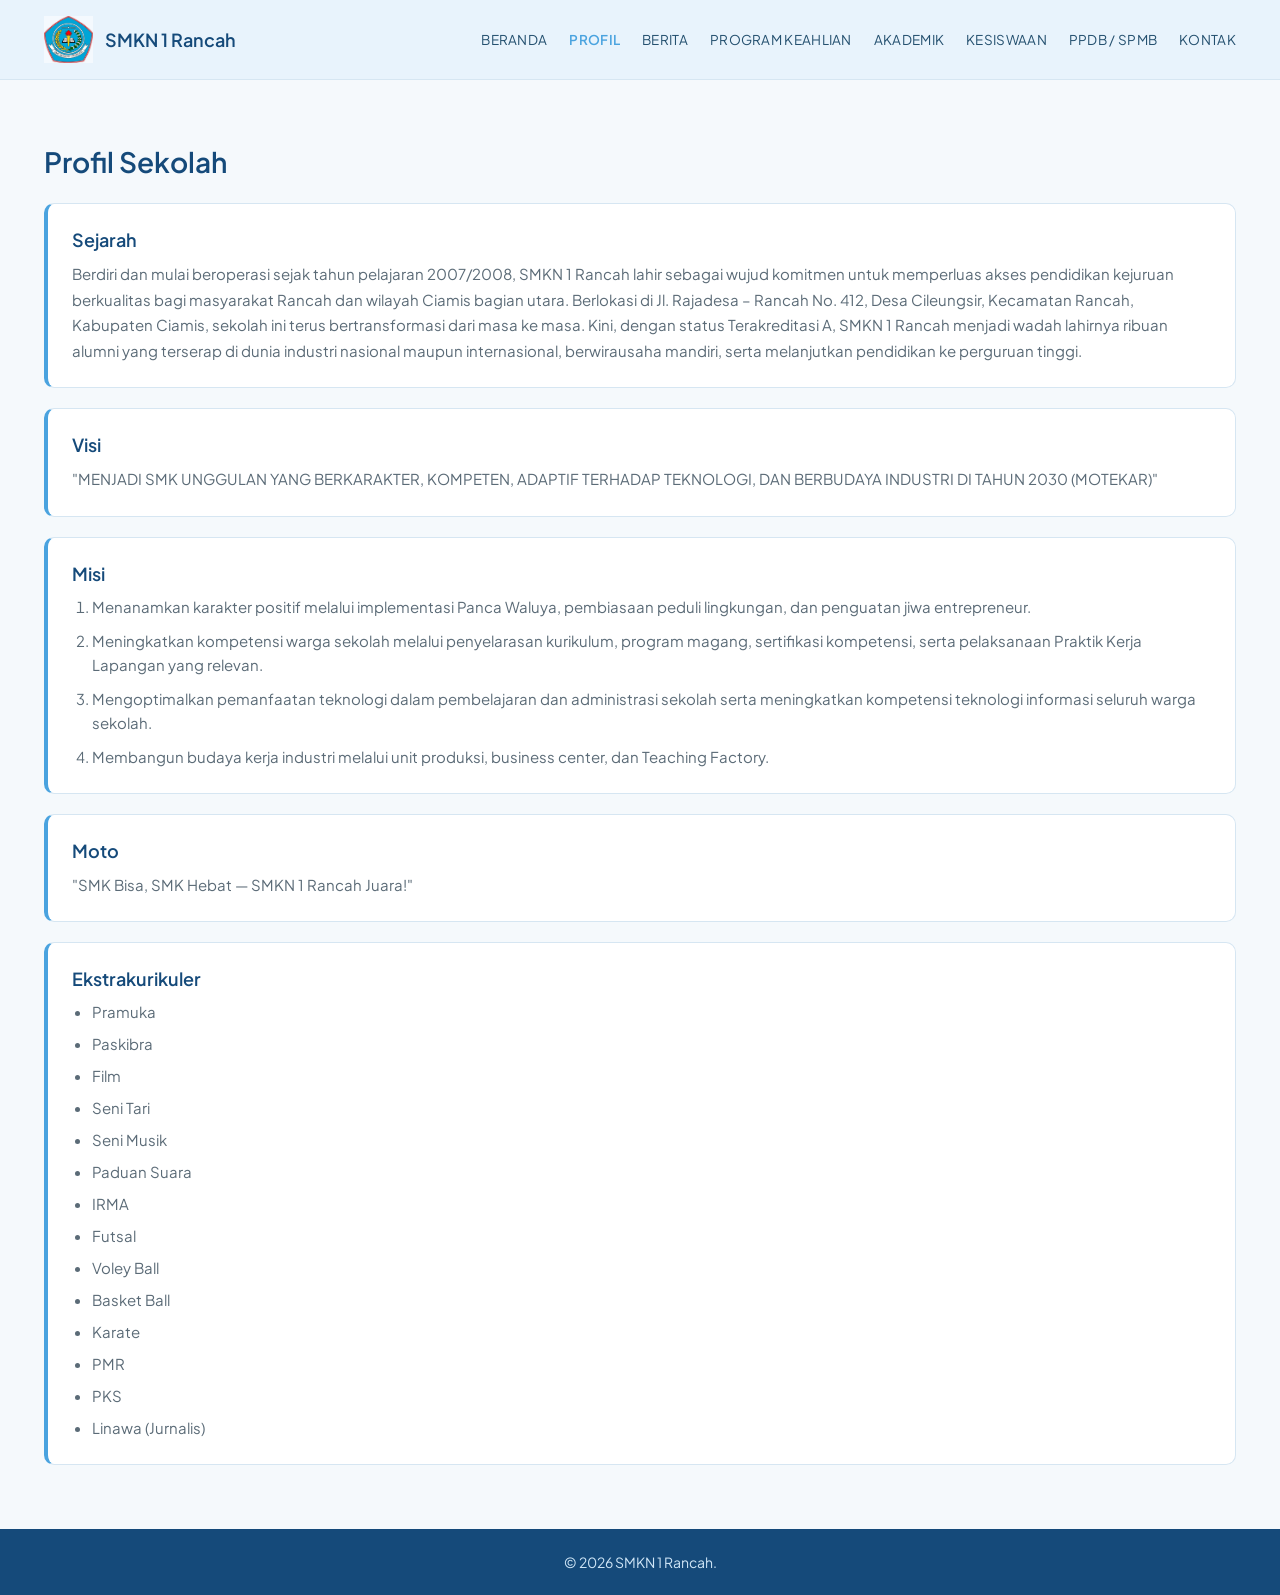
<file: dani_profil.html>
<!DOCTYPE html>
<html lang="id">
<head>
<meta charset="UTF-8">
<meta name="viewport" content="width=device-width, initial-scale=1">
<title>Profil – SMKN 1 Rancah</title>
<link href="https://fonts.googleapis.com/css2?family=Plus+Jakarta+Sans:wght@400;500;600&display=swap" rel="stylesheet">
<link rel="stylesheet" href="style.css">
</head>
<body>

<!-- Header -->
<header class="dani_header_utama">
  <div class="dani_header_isi">
    <a class="dani_logo_wrap" href="index.html">
      <img class="dani_logo_gambar" src="image/logo.png" alt="Logo SMKN 1 Rancah">
      <span>
        <span class="dani_logo_nama">SMKN 1 Rancah</span>
      </span>
    </a>

    <nav class="dani_menu_utama" id="dani_menu_utama">
      <a class="dani_menu_link" href="index.html">Beranda</a>
      <a class="dani_menu_link dani_menu_link_aktif" href="dani_profil.html">Profil</a>
      <a class="dani_menu_link" href="dani_berita.html">Berita</a>
      <a class="dani_menu_link" href="dani_program_keahlian.html">Program Keahlian</a>
      <a class="dani_menu_link" href="dani_akademik.html">Akademik</a>
      <a class="dani_menu_link" href="dani_kesiswaan.html">Kesiswaan</a>
      <a class="dani_menu_link" href="dani_ppdb_spmb.html">PPDB / SPMB</a>
      <a class="dani_menu_link" href="dani_kontak.html">Kontak</a>
    </nav>

    <button class="dani_tombol_burger" id="dani_tombol_burger" aria-label="Buka menu" aria-expanded="false">
      <svg width="28" height="28" viewBox="0 0 24 24" fill="none" stroke="currentColor" stroke-width="2" stroke-linecap="round"><path d="M4 7h16M4 12h16M4 17h16"/></svg>
    </button>
  </div>
</header>

<main>
  <!-- profil -->
  <section class="dani_profil_wrap" id="dani_profil">
    <h2 class="dani_profil_judul">Profil Sekolah</h2>

    <div class="dani_profil_kolom_wrap">

      <div class="dani_profil_kolom" id="dani_profil_sejarah">
        <h3 class="dani_profil_kolom_judul">Sejarah</h3>
        <p class="dani_profil_kolom_teks">Berdiri dan mulai beroperasi sejak tahun pelajaran 2007/2008, 
      SMKN 1 Rancah lahir sebagai wujud komitmen untuk memperluas akses pendidikan kejuruan berkualitas bagi masyarakat Rancah 
      dan wilayah Ciamis bagian utara.   Berlokasi di Jl. Rajadesa – Rancah No. 412, Desa Cileungsir, Kecamatan Rancah, Kabupaten Ciamis, 
      sekolah ini terus bertransformasi dari masa ke masa. Kini, dengan status Terakreditasi A, SMKN 1 Rancah menjadi wadah lahirnya ribuan 
      alumni yang terserap di dunia industri nasional maupun internasional, berwirausaha mandiri, serta melanjutkan pendidikan ke perguruan 
      tinggi.</p>
      </div>

      <div class="dani_profil_kolom" id="dani_profil_visi">
        <h3 class="dani_profil_kolom_judul">Visi</h3>
        <p class="dani_profil_kolom_teks">"MENJADI SMK UNGGULAN YANG BERKARAKTER, KOMPETEN, ADAPTIF TERHADAP TEKNOLOGI, 
          DAN BERBUDAYA INDUSTRI DI TAHUN 2030 (MOTEKAR)"</p>
      </div>

      <div class="dani_profil_kolom" id="dani_profil_misi">
        <h3 class="dani_profil_kolom_judul">Misi</h3>
        <ol class="dani_profil_daftar">
        <li class="dani_misi_item">Menanamkan karakter positif melalui implementasi Panca Waluya, pembiasaan peduli lingkungan, 
      dan penguatan jiwa entrepreneur.</li>
        <li class="dani_misi_item">Meningkatkan kompetensi warga sekolah melalui penyelarasan kurikulum, program magang, sertifikasi 
      kompetensi, serta pelaksanaan Praktik Kerja Lapangan yang relevan.</li>
        <li class="dani_misi_item">Mengoptimalkan pemanfaatan teknologi dalam pembelajaran dan administrasi sekolah serta meningkatkan 
      kompetensi teknologi informasi seluruh warga sekolah.</li>
        <li class="dani_misi_item">Membangun budaya kerja industri melalui unit produksi, business center, dan Teaching Factory.</li>
        </ol>
      </div>

      <div class="dani_profil_kolom" id="dani_profil_moto">
        <h3 class="dani_profil_kolom_judul">Moto</h3>
        <p class="dani_profil_kolom_teks">"SMK Bisa, SMK Hebat — SMKN 1 Rancah Juara!"</p>
      </div>

      <div class="dani_profil_kolom" id="dani_profil_ekstrakurikuler">
        <h3 class="dani_profil_kolom_judul">Ekstrakurikuler</h3>
        <ul class="dani_profil_daftar">
          <li class="dani_profil_daftar_item">Pramuka</li>
          <li class="dani_profil_daftar_item">Paskibra</li>
          <li class="dani_profil_daftar_item">Film</li>
          <li class="dani_profil_daftar_item">Seni Tari</li>
          <li class="dani_profil_daftar_item">Seni Musik</li>
          <li class="dani_profil_daftar_item">Paduan Suara</li>
          <li class="dani_profil_daftar_item">IRMA</li>
          <li class="dani_profil_daftar_item">Futsal</li>
          <li class="dani_profil_daftar_item">Voley Ball</li>
          <li class="dani_profil_daftar_item">Basket Ball</li>
          <li class="dani_profil_daftar_item">Karate</li>
          <li class="dani_profil_daftar_item">PMR</li>
          <li class="dani_profil_daftar_item">PKS</li>
          <li class="dani_profil_daftar_item">Linawa (Jurnalis)</li>
        </ul>
      </div>

    </div>
  </section>
</main>

<footer class="dani_footer_utama">
  &copy; 2026 SMKN 1 Rancah.
</footer>

<script src="script.js"></script>
</body>
</html>
</file>
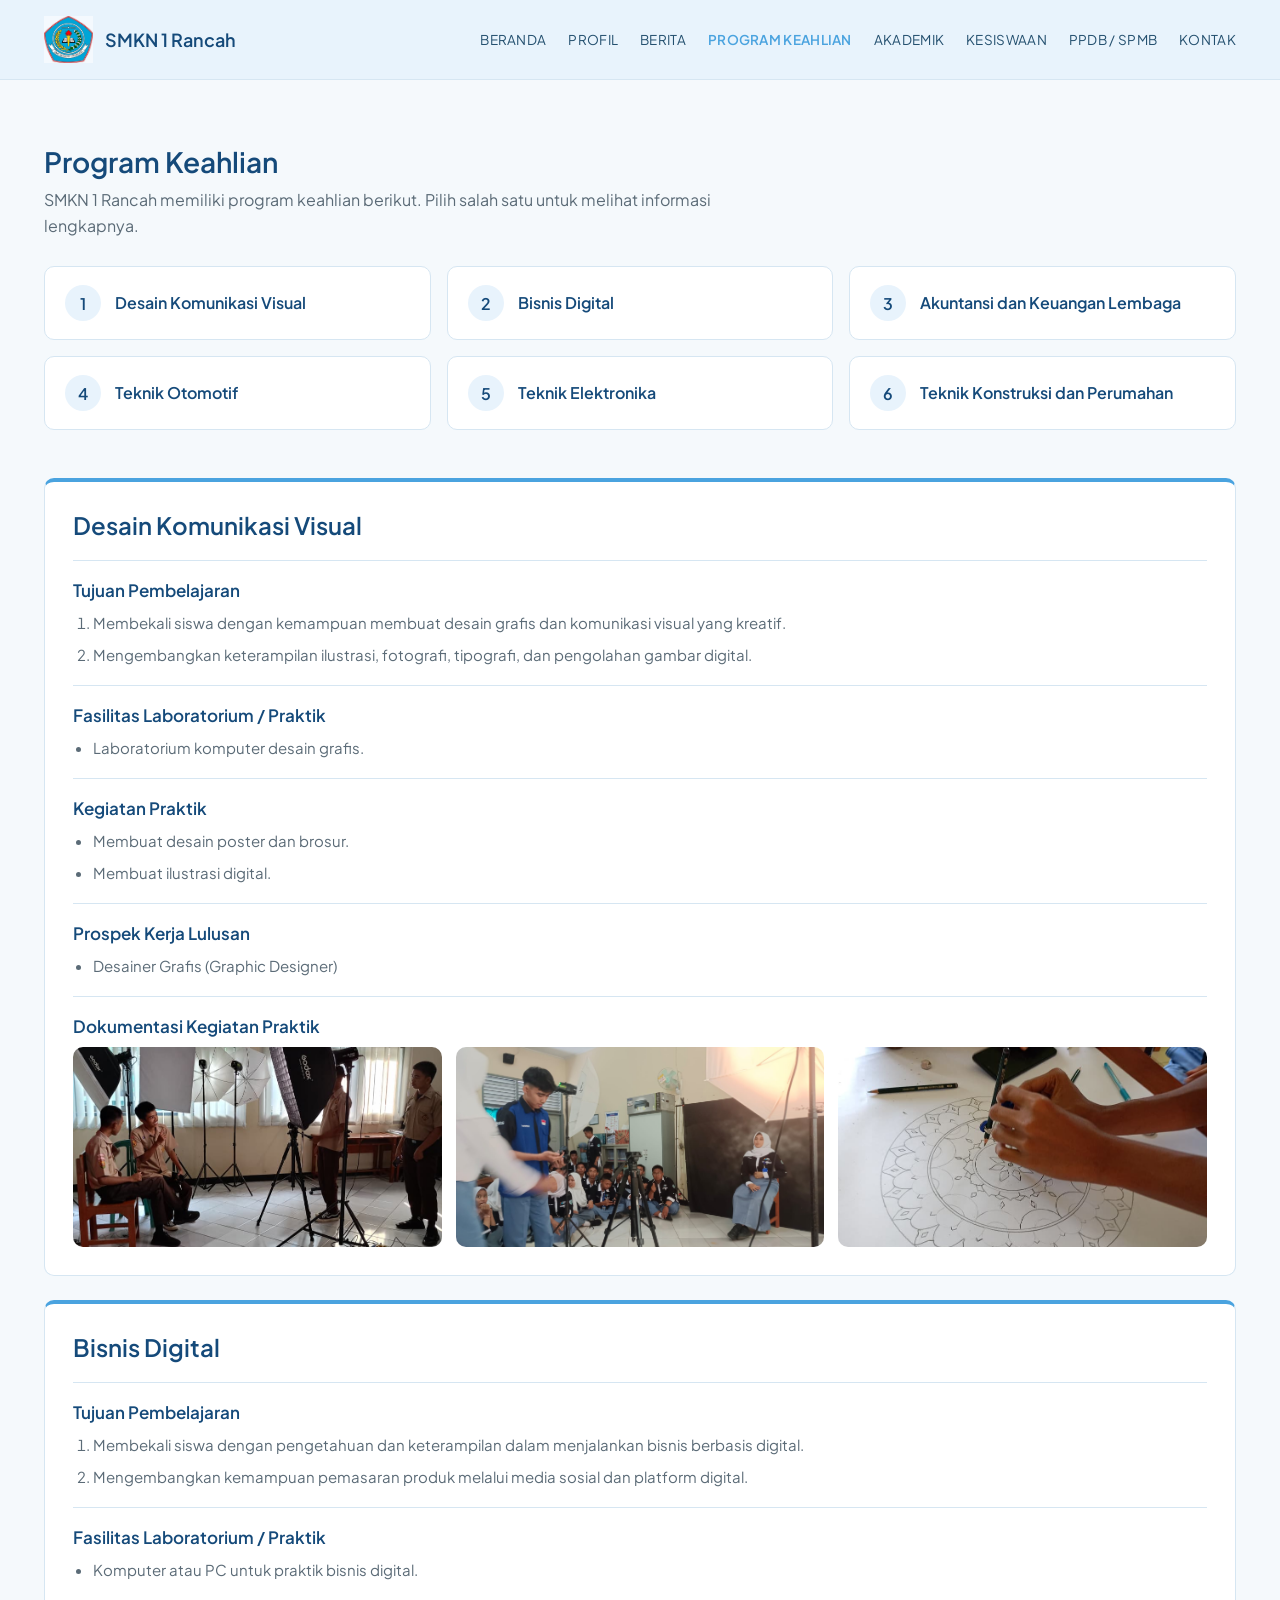
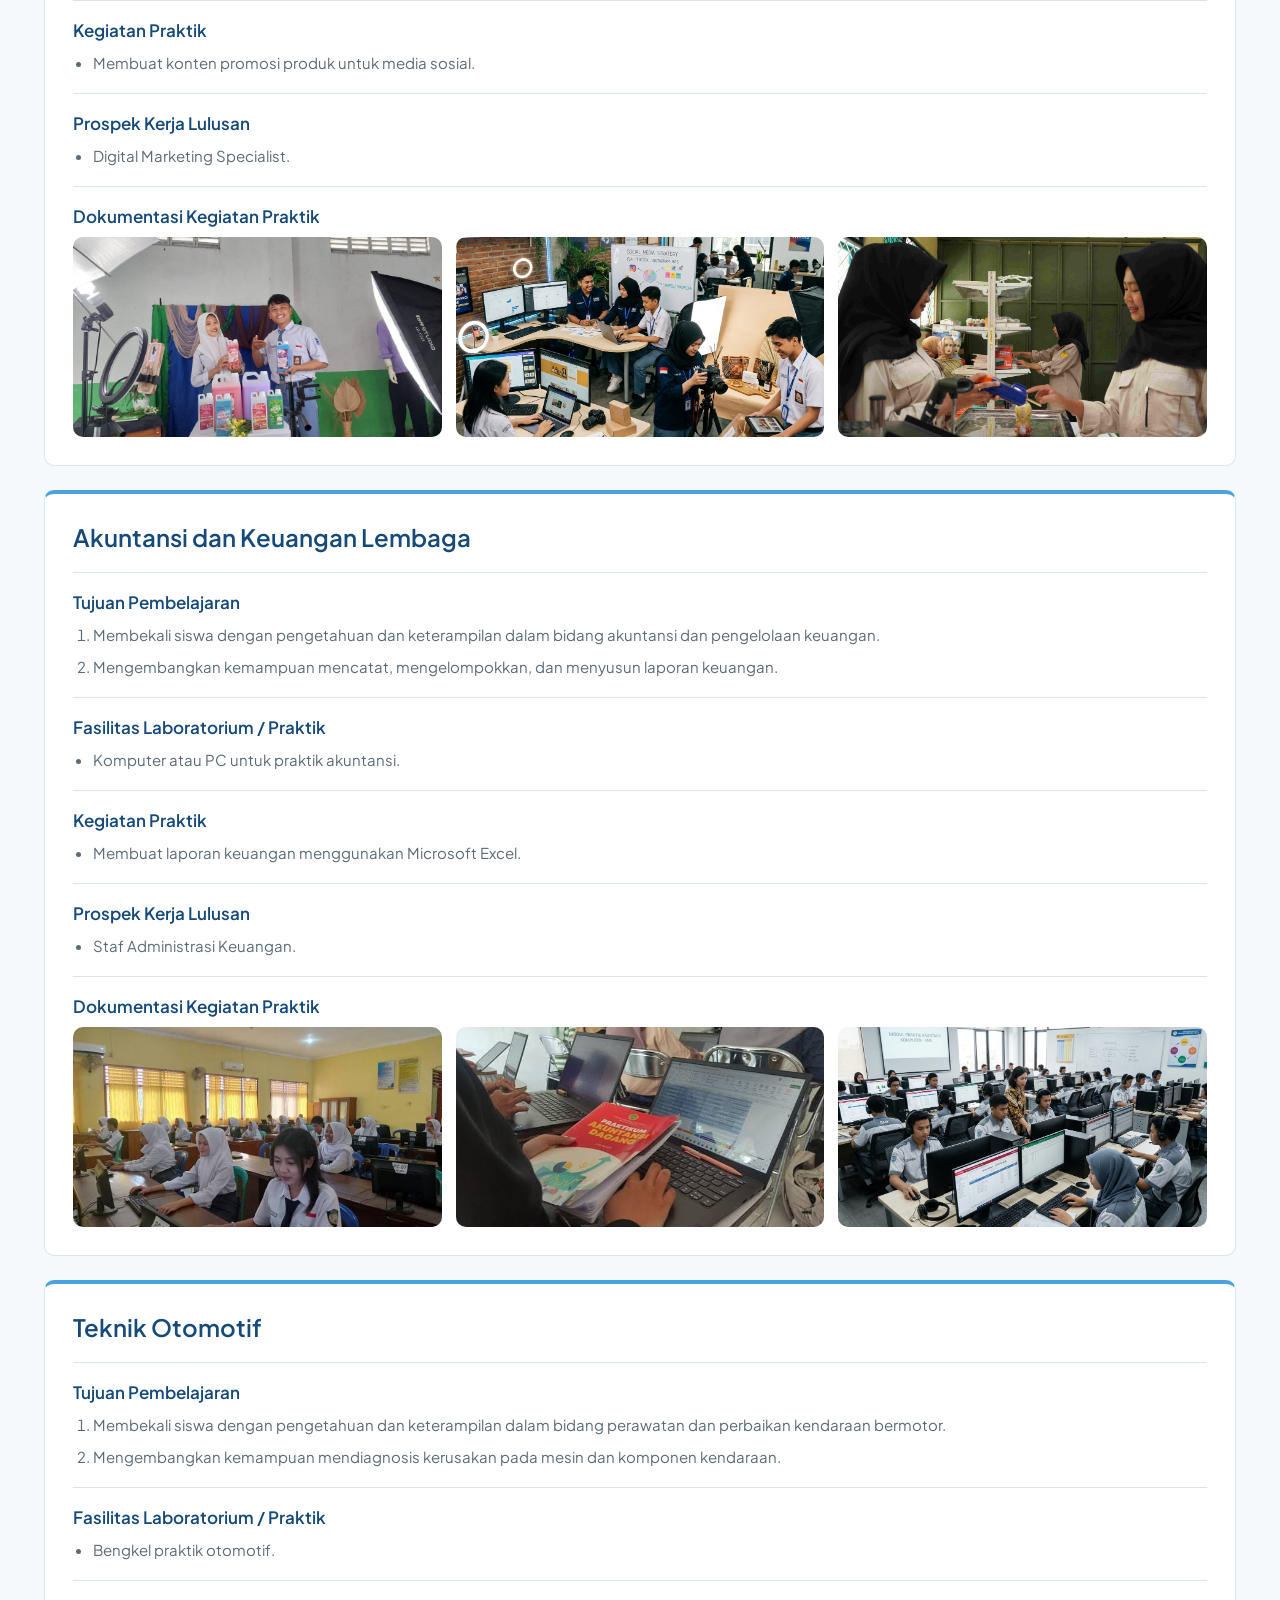
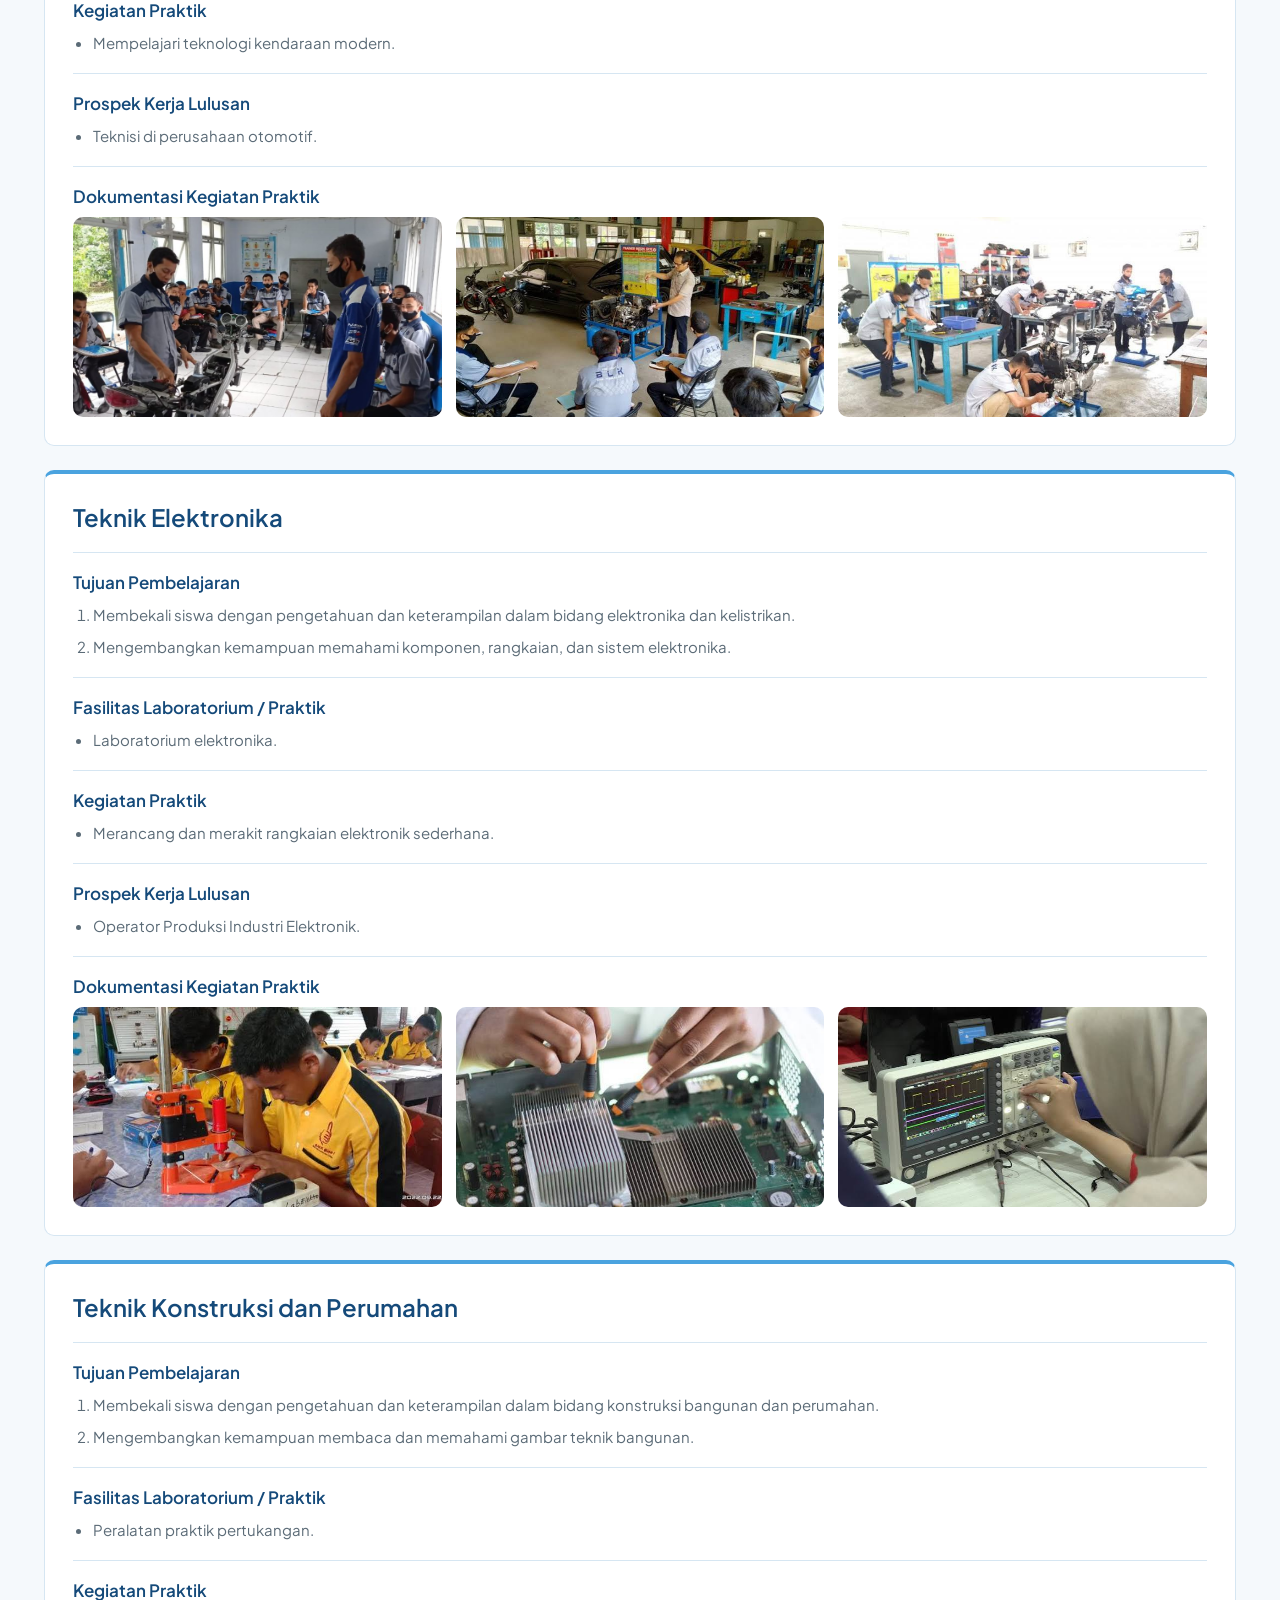
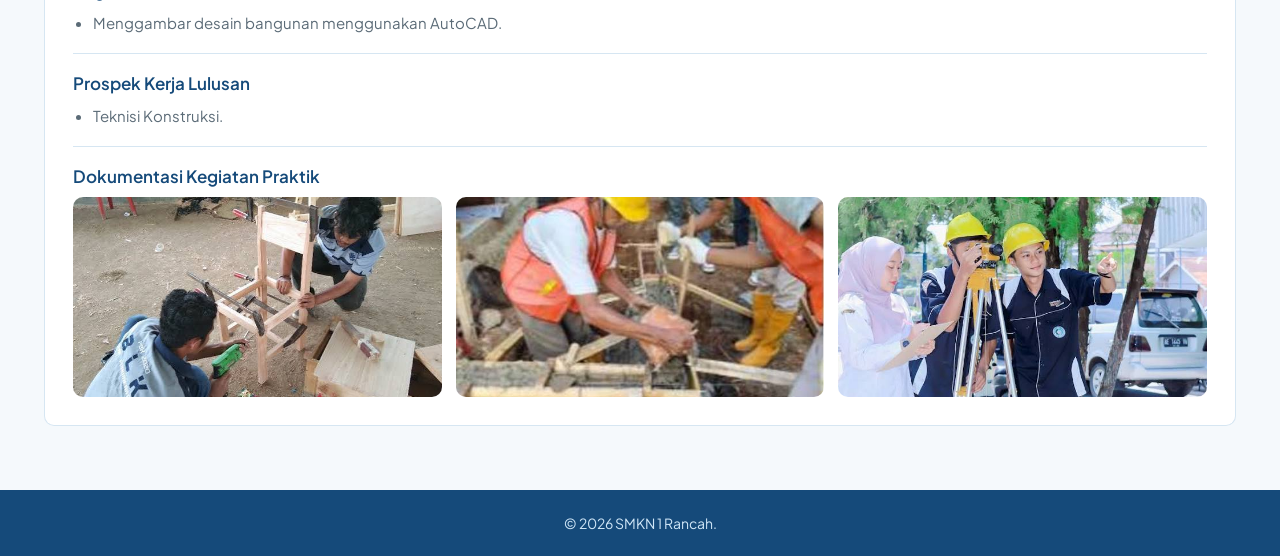
<file: dani_program_keahlian.html>
<!DOCTYPE html>
<html lang="id">
<head>
<meta charset="UTF-8">
<meta name="viewport" content="width=device-width, initial-scale=1">
<title>Program Keahlian – SMKN 1 Rancah</title>
<link href="https://fonts.googleapis.com/css2?family=Plus+Jakarta+Sans:wght@400;500;600&display=swap" rel="stylesheet">
<link rel="stylesheet" href="style.css">
</head>
<body>

<!-- Header -->
<header class="dani_header_utama">
  <div class="dani_header_isi">
    <a class="dani_logo_wrap" href="index.html">
      <img class="dani_logo_gambar" src="image/logo.png" alt="Logo SMKN 1 Rancah">
      <span>
        <span class="dani_logo_nama">SMKN 1 Rancah</span>
      </span>
    </a>

    <nav class="dani_menu_utama" id="dani_menu_utama">
      <a class="dani_menu_link" href="index.html">Beranda</a>
      <a class="dani_menu_link" href="dani_profil.html">Profil</a>
      <a class="dani_menu_link" href="dani_berita.html">Berita</a>
      <a class="dani_menu_link dani_menu_link_aktif" href="dani_program_keahlian.html">Program Keahlian</a>
      <a class="dani_menu_link" href="dani_akademik.html">Akademik</a>
      <a class="dani_menu_link" href="dani_kesiswaan.html">Kesiswaan</a>
      <a class="dani_menu_link" href="dani_ppdb_spmb.html">PPDB / SPMB</a>
      <a class="dani_menu_link" href="dani_kontak.html">Kontak</a>
    </nav>

    <button class="dani_tombol_burger" id="dani_tombol_burger" aria-label="Buka menu" aria-expanded="false">
      <svg width="28" height="28" viewBox="0 0 24 24" fill="none" stroke="currentColor" stroke-width="2" stroke-linecap="round"><path d="M4 7h16M4 12h16M4 17h16"/></svg>
    </button>
  </div>
</header>

<main>

  <!-- daftra -->
  <section class="dani_keahlian_wrap" id="dani_keahlian_daftar">
    <h2 class="dani_keahlian_judul">Program Keahlian</h2>
    <p class="dani_keahlian_deskripsi">SMKN 1 Rancah memiliki program keahlian berikut. Pilih salah satu untuk melihat informasi lengkapnya.</p>

    <div class="dani_keahlian_daftar_wrap">
      <a class="dani_keahlian_daftar_kartu" href="#dani_jurusan_satu">
        <span class="dani_keahlian_daftar_nomor">1</span>
        <span class="dani_keahlian_daftar_nama">Desain Komunikasi Visual</span>
      </a>
      <a class="dani_keahlian_daftar_kartu" href="#dani_jurusan_dua">
        <span class="dani_keahlian_daftar_nomor">2</span>
        <span class="dani_keahlian_daftar_nama">Bisnis Digital</span>
      </a>
      <a class="dani_keahlian_daftar_kartu" href="#dani_jurusan_tiga">
        <span class="dani_keahlian_daftar_nomor">3</span>
        <span class="dani_keahlian_daftar_nama">Akuntansi dan Keuangan Lembaga</span>
      </a>
      <a class="dani_keahlian_daftar_kartu" href="#dani_jurusan_empat">
        <span class="dani_keahlian_daftar_nomor">4</span>
        <span class="dani_keahlian_daftar_nama">Teknik Otomotif</span>
      </a>
      <a class="dani_keahlian_daftar_kartu" href="#dani_jurusan_lima">
        <span class="dani_keahlian_daftar_nomor">5</span>
        <span class="dani_keahlian_daftar_nama">Teknik Elektronika</span>
      </a>
      <a class="dani_keahlian_daftar_kartu" href="#dani_jurusan_enam">
        <span class="dani_keahlian_daftar_nomor">6</span>
        <span class="dani_keahlian_daftar_nama">Teknik Konstruksi dan Perumahan</span>
      </a>
    </div>
  </section>

  <section class="dani_jurusan_wrap" id="dani_jurusan_isi">

    <article class="dani_jurusan_kartu" id="dani_jurusan_satu">
      <h2 class="dani_jurusan_nama">Desain Komunikasi Visual</h2>

      <div class="dani_jurusan_bagian">
        <h3 class="dani_jurusan_bagian_judul">Tujuan Pembelajaran</h3>
        <ol class="dani_jurusan_daftar">
          <li class="dani_jurusan_daftar_item">Membekali siswa dengan kemampuan membuat desain grafis dan komunikasi visual yang kreatif.</li>
          <li class="dani_jurusan_daftar_item">Mengembangkan keterampilan ilustrasi, fotografi, tipografi, dan pengolahan gambar digital.</li>
        </ol>
      </div>

      <div class="dani_jurusan_bagian">
        <h3 class="dani_jurusan_bagian_judul">Fasilitas Laboratorium / Praktik</h3>
        <ul class="dani_jurusan_daftar">
          <li class="dani_jurusan_daftar_item">Laboratorium komputer desain grafis.</li>
        </ul>
      </div>

      <div class="dani_jurusan_bagian">
        <h3 class="dani_jurusan_bagian_judul">Kegiatan Praktik</h3>
        <ul class="dani_jurusan_daftar">
          <li class="dani_jurusan_daftar_item">Membuat desain poster dan brosur.</li>
          <li class="dani_jurusan_daftar_item">Membuat ilustrasi digital.</li>
        </ul>
      </div>

      <div class="dani_jurusan_bagian">
        <h3 class="dani_jurusan_bagian_judul">Prospek Kerja Lulusan</h3>
        <ul class="dani_jurusan_daftar">
          <li class="dani_jurusan_daftar_item">Desainer Grafis (Graphic Designer)</li>
        </ul>
      </div>

      <div class="dani_jurusan_bagian">
        <h3 class="dani_jurusan_bagian_judul">Dokumentasi Kegiatan Praktik</h3>
        <div class="dani_jurusan_galeri">
          <img class="dani_jurusan_galeri_gambar" src="image/dkv1.jpeg" alt="Kegiatan praktik Desain Komunikasi Visual">
          <img class="dani_jurusan_galeri_gambar" src="image/dkv2.jpeg" alt="Kegiatan praktik Desain Komunikasi Visual">
          <img class="dani_jurusan_galeri_gambar" src="image/dkv3.jpeg" alt="Kegiatan praktik Desain Komunikasi Visual">
        </div>
      </div>
    </article>

    <article class="dani_jurusan_kartu" id="dani_jurusan_dua">
      <h2 class="dani_jurusan_nama">Bisnis Digital</h2>

      <div class="dani_jurusan_bagian">
        <h3 class="dani_jurusan_bagian_judul">Tujuan Pembelajaran</h3>
        <ol class="dani_jurusan_daftar">
          <li class="dani_jurusan_daftar_item">Membekali siswa dengan pengetahuan dan keterampilan dalam menjalankan bisnis berbasis digital.</li>
          <li class="dani_jurusan_daftar_item">Mengembangkan kemampuan pemasaran produk melalui media sosial dan platform digital.</li>
        </ol>
      </div>

      <div class="dani_jurusan_bagian">
        <h3 class="dani_jurusan_bagian_judul">Fasilitas Laboratorium / Praktik</h3>
        <ul class="dani_jurusan_daftar">
          <li class="dani_jurusan_daftar_item">Komputer atau PC untuk praktik bisnis digital.</li>
        </ul>
      </div>

      <div class="dani_jurusan_bagian">
        <h3 class="dani_jurusan_bagian_judul">Kegiatan Praktik</h3>
        <ul class="dani_jurusan_daftar">
          <li class="dani_jurusan_daftar_item">Membuat konten promosi produk untuk media sosial.</li>
        </ul>
      </div>

      <div class="dani_jurusan_bagian">
        <h3 class="dani_jurusan_bagian_judul">Prospek Kerja Lulusan</h3>
        <ul class="dani_jurusan_daftar">
          <li class="dani_jurusan_daftar_item">Digital Marketing Specialist.</li>
        </ul>
      </div>

      <div class="dani_jurusan_bagian">
        <h3 class="dani_jurusan_bagian_judul">Dokumentasi Kegiatan Praktik</h3>
        <div class="dani_jurusan_galeri">
          <img class="dani_jurusan_galeri_gambar" src="image/bd1.jpg" alt="Kegiatan praktik Bisnis Digital">
          <img class="dani_jurusan_galeri_gambar" src="image/bd2.jpg" alt="Kegiatan praktik Bisnis Digital">
          <img class="dani_jurusan_galeri_gambar" src="image/bd3.jpg" alt="Kegiatan praktik Bisnis Digital">
        </div>
      </div>
    </article>

    <article class="dani_jurusan_kartu" id="dani_jurusan_tiga">
      <h2 class="dani_jurusan_nama">Akuntansi dan Keuangan Lembaga</h2>

      <div class="dani_jurusan_bagian">
        <h3 class="dani_jurusan_bagian_judul">Tujuan Pembelajaran</h3>
        <ol class="dani_jurusan_daftar">
          <li class="dani_jurusan_daftar_item">Membekali siswa dengan pengetahuan dan keterampilan dalam bidang akuntansi dan pengelolaan keuangan.</li>
          <li class="dani_jurusan_daftar_item">Mengembangkan kemampuan mencatat, mengelompokkan, dan menyusun laporan keuangan.</li>
        </ol>
      </div>

      <div class="dani_jurusan_bagian">
        <h3 class="dani_jurusan_bagian_judul">Fasilitas Laboratorium / Praktik</h3>
        <ul class="dani_jurusan_daftar">
          <li class="dani_jurusan_daftar_item">Komputer atau PC untuk praktik akuntansi.</li>
        </ul>
      </div>

      <div class="dani_jurusan_bagian">
        <h3 class="dani_jurusan_bagian_judul">Kegiatan Praktik</h3>
        <ul class="dani_jurusan_daftar">
          <li class="dani_jurusan_daftar_item">Membuat laporan keuangan menggunakan Microsoft Excel.</li>
        </ul>
      </div>

      <div class="dani_jurusan_bagian">
        <h3 class="dani_jurusan_bagian_judul">Prospek Kerja Lulusan</h3>
        <ul class="dani_jurusan_daftar">
          <li class="dani_jurusan_daftar_item">Staf Administrasi Keuangan.</li>
        </ul>
      </div>

      <div class="dani_jurusan_bagian">
        <h3 class="dani_jurusan_bagian_judul">Dokumentasi Kegiatan Praktik</h3>
        <div class="dani_jurusan_galeri">
          <img class="dani_jurusan_galeri_gambar" src="image/ak1.jpg" alt="Kegiatan praktik Akuntansi dan Keuangan Lembaga">
          <img class="dani_jurusan_galeri_gambar" src="image/ak2.jpg" alt="Kegiatan praktik Akuntansi dan Keuangan Lembaga">
          <img class="dani_jurusan_galeri_gambar" src="image/ak3.jpg" alt="Kegiatan praktik Akuntansi dan Keuangan Lembaga">
        </div>
      </div>
    </article>

    <article class="dani_jurusan_kartu" id="dani_jurusan_empat">
      <h2 class="dani_jurusan_nama">Teknik Otomotif</h2>

      <div class="dani_jurusan_bagian">
        <h3 class="dani_jurusan_bagian_judul">Tujuan Pembelajaran</h3>
        <ol class="dani_jurusan_daftar">
          <li class="dani_jurusan_daftar_item">Membekali siswa dengan pengetahuan dan keterampilan dalam bidang perawatan dan perbaikan kendaraan bermotor.</li>
          <li class="dani_jurusan_daftar_item">Mengembangkan kemampuan mendiagnosis kerusakan pada mesin dan komponen kendaraan.</li>
        </ol>
      </div>

      <div class="dani_jurusan_bagian">
        <h3 class="dani_jurusan_bagian_judul">Fasilitas Laboratorium / Praktik</h3>
        <ul class="dani_jurusan_daftar">
          <li class="dani_jurusan_daftar_item">Bengkel praktik otomotif.</li>
        </ul>
      </div>

      <div class="dani_jurusan_bagian">
        <h3 class="dani_jurusan_bagian_judul">Kegiatan Praktik</h3>
        <ul class="dani_jurusan_daftar">
          <li class="dani_jurusan_daftar_item">Mempelajari teknologi kendaraan modern.</li>
        </ul>
      </div>

      <div class="dani_jurusan_bagian">
        <h3 class="dani_jurusan_bagian_judul">Prospek Kerja Lulusan</h3>
        <ul class="dani_jurusan_daftar">
          <li class="dani_jurusan_daftar_item">Teknisi di perusahaan otomotif.</li>
        </ul>
      </div>

      <div class="dani_jurusan_bagian">
        <h3 class="dani_jurusan_bagian_judul">Dokumentasi Kegiatan Praktik</h3>
        <div class="dani_jurusan_galeri">
          <img class="dani_jurusan_galeri_gambar" src="image/to1.jpg" alt="Kegiatan praktik Teknik Otomotif">
          <img class="dani_jurusan_galeri_gambar" src="image/to2.jpg" alt="Kegiatan praktik Teknik Otomotif">
          <img class="dani_jurusan_galeri_gambar" src="image/to3.jpg" alt="Kegiatan praktik Teknik Otomotif">
        </div>
      </div>
    </article>

    <article class="dani_jurusan_kartu" id="dani_jurusan_lima">
      <h2 class="dani_jurusan_nama">Teknik Elektronika</h2>

      <div class="dani_jurusan_bagian">
        <h3 class="dani_jurusan_bagian_judul">Tujuan Pembelajaran</h3>
        <ol class="dani_jurusan_daftar">
          <li class="dani_jurusan_daftar_item">Membekali siswa dengan pengetahuan dan keterampilan dalam bidang elektronika dan kelistrikan.</li>
          <li class="dani_jurusan_daftar_item">Mengembangkan kemampuan memahami komponen, rangkaian, dan sistem elektronika.</li>
        </ol>
      </div>

      <div class="dani_jurusan_bagian">
        <h3 class="dani_jurusan_bagian_judul">Fasilitas Laboratorium / Praktik</h3>
        <ul class="dani_jurusan_daftar">
          <li class="dani_jurusan_daftar_item">Laboratorium elektronika.</li>
        </ul>
      </div>

      <div class="dani_jurusan_bagian">
        <h3 class="dani_jurusan_bagian_judul">Kegiatan Praktik</h3>
        <ul class="dani_jurusan_daftar">
          <li class="dani_jurusan_daftar_item">Merancang dan merakit rangkaian elektronik sederhana.</li>
        </ul>
      </div>

      <div class="dani_jurusan_bagian">
        <h3 class="dani_jurusan_bagian_judul">Prospek Kerja Lulusan</h3>
        <ul class="dani_jurusan_daftar">
          <li class="dani_jurusan_daftar_item">Operator Produksi Industri Elektronik.</li>
        </ul>
      </div>

      <div class="dani_jurusan_bagian">
        <h3 class="dani_jurusan_bagian_judul">Dokumentasi Kegiatan Praktik</h3>
        <div class="dani_jurusan_galeri">
          <img class="dani_jurusan_galeri_gambar" src="image/te1.jpg" alt="Kegiatan praktik Teknik Elektronika">
          <img class="dani_jurusan_galeri_gambar" src="image/te2.jpg" alt="Kegiatan praktik Teknik Elektronika">
          <img class="dani_jurusan_galeri_gambar" src="image/te3.jpg" alt="Kegiatan praktik Teknik Elektronika">
        </div>
      </div>
    </article>

    <article class="dani_jurusan_kartu" id="dani_jurusan_enam">
      <h2 class="dani_jurusan_nama">Teknik Konstruksi dan Perumahan</h2>

      <div class="dani_jurusan_bagian">
        <h3 class="dani_jurusan_bagian_judul">Tujuan Pembelajaran</h3>
        <ol class="dani_jurusan_daftar">
          <li class="dani_jurusan_daftar_item">Membekali siswa dengan pengetahuan dan keterampilan dalam bidang konstruksi bangunan dan perumahan.</li>
          <li class="dani_jurusan_daftar_item">Mengembangkan kemampuan membaca dan memahami gambar teknik bangunan.</li>
        </ol>
      </div>

      <div class="dani_jurusan_bagian">
        <h3 class="dani_jurusan_bagian_judul">Fasilitas Laboratorium / Praktik</h3>
        <ul class="dani_jurusan_daftar">
          <li class="dani_jurusan_daftar_item">Peralatan praktik pertukangan.</li>
        </ul>
      </div>

      <div class="dani_jurusan_bagian">
        <h3 class="dani_jurusan_bagian_judul">Kegiatan Praktik</h3>
        <ul class="dani_jurusan_daftar">
          <li class="dani_jurusan_daftar_item">Menggambar desain bangunan menggunakan AutoCAD.</li>
        </ul>
      </div>

      <div class="dani_jurusan_bagian">
        <h3 class="dani_jurusan_bagian_judul">Prospek Kerja Lulusan</h3>
        <ul class="dani_jurusan_daftar">
          <li class="dani_jurusan_daftar_item">Teknisi Konstruksi.</li>
        </ul>
      </div>

      <div class="dani_jurusan_bagian">
        <h3 class="dani_jurusan_bagian_judul">Dokumentasi Kegiatan Praktik</h3>
        <div class="dani_jurusan_galeri">
          <img class="dani_jurusan_galeri_gambar" src="image/tk1.jpg" alt="Kegiatan praktik Teknik Konstruksi dan Perumahan">
          <img class="dani_jurusan_galeri_gambar" src="image/tk2.jpg" alt="Kegiatan praktik Teknik Konstruksi dan Perumahan">
          <img class="dani_jurusan_galeri_gambar" src="image/tk3.jpg" alt="Kegiatan praktik Teknik Konstruksi dan Perumahan">
        </div>
      </div>
    </article>

  </section>

</main>
<!-- footer -->
<footer class="dani_footer_utama">
  &copy; 2026 SMKN 1 Rancah.
</footer>

<script src="script.js"></script>
</body>
</html>
</file>
<file: style.css>
/* warna */
:root{
  --warna_biru_muda:#e8f3fc;
  --warna_biru_aksen:#4aa3df;
  --warna_biru_hero:#1f5f99;
  --warna_biru_tua:#154a7a;
  --warna_putih:#ffffff;
  --warna_teks_nav:#24506f;
  --warna_teks_isi:#1f2a33;
  --warna_teks_abu:#5b6b77;
  --warna_latar_isi:#f5f9fc;
  --warna_garis:#d6e6f2;
}

/* reset */
*{box-sizing:border-box;margin:0;padding:0}
html{scroll-padding-top:80px}
body{font-family:'Plus Jakarta Sans',system-ui,-apple-system,'Segoe UI',sans-serif;color:var(--warna_teks_isi);background:var(--warna_latar_isi)}
a{color:inherit;text-decoration:none}

/* header */
.dani_header_utama{background:var(--warna_biru_muda);height:80px;display:flex;align-items:center;position:sticky;top:0;z-index:100;border-bottom:1px solid var(--warna_garis)}
.dani_header_isi{width:100%;max-width:1240px;margin:0 auto;padding:0 24px;display:flex;align-items:center;justify-content:space-between;gap:20px}
.dani_logo_wrap{display:flex;align-items:center;gap:12px}
.dani_logo_gambar{height:48px;width:auto;flex:none;object-fit:contain}
.dani_logo_nama{display:block;font-weight:600;font-size:18px;color:var(--warna_biru_tua);white-space:nowrap}

.dani_menu_utama{display:flex;gap:22px;align-items:center}
.dani_menu_link{font-size:13.5px;letter-spacing:.3px;color:var(--warna_teks_nav);padding:8px 0;text-transform:uppercase}
.dani_menu_link:hover{color:var(--warna_biru_aksen)}
.dani_menu_link_aktif{color:var(--warna_biru_aksen);font-weight:600}

.dani_tombol_burger{display:none;background:none;border:0;cursor:pointer;color:var(--warna_biru_tua);padding:6px}

/* hero  */
.dani_hero_beranda{position:relative;min-height:520px;display:flex;align-items:center;justify-content:center;text-align:center;color:var(--warna_putih);padding:90px 24px;background-color:var(--warna_biru_hero);overflow:hidden}
.dani_hero_gambar_latar{position:absolute;inset:0;background-image:url('image/smkn1rancah.png');background-size:cover;background-position:center}
.dani_hero_lapisan_biru{position:absolute;inset:0;background:rgba(21,74,122,.78)}
.dani_hero_isi{position:relative;max-width:1000px;margin:0 auto}
.dani_hero_judul{font-weight:500;font-size:clamp(34px,6vw,72px);line-height:1.12;letter-spacing:-.03em}
.dani_hero_judul_sekolah{display:block;color:#bfe3ff}

/* konten */
.dani_konten_wrap{max-width:1240px;margin:0 auto;padding:64px 24px}
.dani_konten_judul{font-size:28px;font-weight:600;color:var(--warna_biru_tua);margin-bottom:12px}
.dani_konten_deskripsi{color:var(--warna_teks_abu);margin-bottom:16px;max-width:860px;line-height:1.7;overflow-wrap:break-word}

/* misi */
.dani_misi_item{color:var(--warna_teks_abu);line-height:1.6;font-size:15px;margin-bottom:10px;overflow-wrap:break-word}
.dani_misi_item:last-child{margin-bottom:0}

/* profil */
.dani_profil_wrap{max-width:1240px;margin:0 auto;padding:64px 24px}
.dani_profil_judul{font-size:28px;font-weight:600;color:var(--warna_biru_tua);margin-bottom:24px}
.dani_profil_kolom_wrap{display:flex;flex-direction:column;gap:20px}
.dani_profil_kolom{width:100%;background:var(--warna_putih);border:1px solid var(--warna_garis);border-left:4px solid var(--warna_biru_aksen);border-radius:10px;padding:24px}
.dani_profil_kolom_judul{font-size:18px;font-weight:600;color:var(--warna_biru_tua);margin-bottom:10px}
.dani_profil_kolom_teks{color:var(--warna_teks_abu);line-height:1.7;font-size:15px;overflow-wrap:break-word}
.dani_profil_daftar{padding-left:20px}
.dani_profil_daftar_item{color:var(--warna_teks_abu);line-height:1.6;font-size:15px;margin-bottom:8px;overflow-wrap:break-word}
.dani_profil_daftar_item:last-child{margin-bottom:0}

/* footer */
.dani_footer_utama{background:var(--warna_biru_tua);color:#cfe6f7;text-align:center;padding:24px;font-size:14px}

/* berita */
.dani_berita_wrap{max-width:1240px;margin:0 auto;padding:64px 24px}
.dani_berita_judul{font-size:28px;font-weight:600;color:var(--warna_biru_tua);margin-bottom:8px}
.dani_berita_deskripsi{color:var(--warna_teks_abu);margin-bottom:32px;line-height:1.6}
.dani_berita_daftar{display:grid;grid-template-columns:repeat(3,1fr);gap:20px}
.dani_berita_kartu{background:var(--warna_putih);border:1px solid var(--warna_garis);border-radius:10px;overflow:hidden;display:flex;flex-direction:column}
.dani_berita_gambar{width:100%;height:210px;object-fit:cover;display:block;background:var(--warna_biru_muda)}
.dani_berita_isi{padding:20px;display:flex;flex-direction:column;flex:1}
.dani_berita_tanggal{font-size:13px;color:var(--warna_biru_aksen);margin-bottom:8px}
.dani_berita_kartu_judul{font-size:18px;font-weight:600;color:var(--warna_biru_tua);line-height:1.4;margin-bottom:10px}
.dani_berita_ringkasan{color:var(--warna_teks_abu);line-height:1.6;font-size:15px;margin-bottom:16px;overflow-wrap:break-word}

/* identitas sekolah */
.dani_identitas_wrap{max-width:1240px;margin:0 auto;padding:0 24px 64px}
.dani_identitas_judul{font-size:24px;font-weight:500;color:var(--warna_biru_tua);margin-bottom:16px}
.dani_identitas_tabel_wrap{max-width:900px;overflow-x:auto}
.dani_identitas_tabel{width:100%;border-collapse:collapse;text-align:left}
.dani_identitas_baris{border-bottom:1px solid var(--warna_garis)}
.dani_identitas_kepala{font-weight:400;font-size:16px;color:var(--warna_teks_isi);padding:20px 24px 20px 0}
.dani_identitas_atribut{width:200px;font-weight:600;font-size:16px;color:var(--warna_teks_isi);vertical-align:top;padding:22px 24px 22px 0}
.dani_identitas_keterangan{font-size:16px;line-height:1.6;color:var(--warna_teks_isi);vertical-align:top;padding:22px 0}

/* program keahlian */
.dani_jurusan_wrap{max-width:1240px;margin:0 auto;padding:16px 24px 64px;display:flex;flex-direction:column;gap:24px}
.dani_jurusan_kartu{width:100%;background:var(--warna_putih);border:1px solid var(--warna_garis);border-top:4px solid var(--warna_biru_aksen);border-radius:10px;padding:28px}
.dani_jurusan_nama{font-size:24px;font-weight:600;color:var(--warna_biru_tua);margin-bottom:20px}
.dani_jurusan_bagian{padding-top:18px;margin-top:18px;border-top:1px solid var(--warna_garis)}
.dani_jurusan_bagian_judul{font-size:17px;font-weight:600;color:var(--warna_biru_tua);margin-bottom:10px}
.dani_jurusan_daftar{padding-left:20px}
.dani_jurusan_daftar_item{color:var(--warna_teks_abu);line-height:1.6;font-size:15px;margin-bottom:8px;overflow-wrap:break-word}
.dani_jurusan_daftar_item:last-child{margin-bottom:0}
.dani_jurusan_galeri{display:grid;grid-template-columns:repeat(3,1fr);gap:14px}
.dani_jurusan_galeri_gambar{width:100%;height:200px;object-fit:cover;border-radius:10px;display:block;background:var(--warna_biru_muda)}

/* keahlian */
.dani_keahlian_wrap{max-width:1240px;margin:0 auto;padding:64px 24px 32px}
.dani_keahlian_judul{font-size:28px;font-weight:600;color:var(--warna_biru_tua);margin-bottom:8px}
.dani_keahlian_deskripsi{color:var(--warna_teks_abu);margin-bottom:28px;line-height:1.6;max-width:760px}
.dani_keahlian_daftar_wrap{display:grid;grid-template-columns:repeat(3,1fr);gap:16px}
.dani_keahlian_daftar_kartu{display:flex;align-items:center;gap:14px;background:var(--warna_putih);border:1px solid var(--warna_garis);border-radius:10px;padding:18px 20px}
.dani_keahlian_daftar_kartu:hover{border-color:var(--warna_biru_aksen)}
.dani_keahlian_daftar_nomor{width:36px;height:36px;border-radius:50%;background:var(--warna_biru_muda);color:var(--warna_biru_tua);font-weight:600;display:flex;align-items:center;justify-content:center;flex:none}
.dani_keahlian_daftar_nama{font-weight:600;color:var(--warna_biru_tua);line-height:1.4}

/* akademik */
.dani_akademik_wrap{max-width:1240px;margin:0 auto;padding:64px 24px}
.dani_akademik_judul{font-size:28px;font-weight:600;color:var(--warna_biru_tua);margin-bottom:8px}
.dani_akademik_deskripsi{color:var(--warna_teks_abu);margin-bottom:28px;line-height:1.6}
.dani_akademik_daftar_wrap{display:flex;flex-direction:column;gap:20px}
.dani_akademik_kartu{width:100%;background:var(--warna_putih);border:1px solid var(--warna_garis);border-left:4px solid var(--warna_biru_aksen);border-radius:10px;padding:24px}
.dani_akademik_kartu_judul{font-size:19px;font-weight:600;color:var(--warna_biru_tua);margin-bottom:10px}
.dani_akademik_teks{color:var(--warna_teks_abu);line-height:1.7;font-size:15px;margin-bottom:14px;overflow-wrap:break-word}
.dani_akademik_tabel_wrap{overflow-x:auto;margin-bottom:16px}
.dani_akademik_tabel{width:100%;border-collapse:collapse;text-align:left;font-size:15px}
.dani_akademik_tabel_kepala{background:var(--warna_biru_muda);color:var(--warna_biru_tua);font-weight:600;padding:12px 14px;border-bottom:1px solid var(--warna_garis);white-space:nowrap}
.dani_akademik_tabel_sel{padding:12px 14px;border-bottom:1px solid var(--warna_garis);color:var(--warna_teks_isi);vertical-align:top}
.dani_akademik_daftar{padding-left:20px}
.dani_akademik_daftar_item{color:var(--warna_teks_abu);line-height:1.6;font-size:15px;margin-bottom:8px;overflow-wrap:break-word}
.dani_akademik_daftar_item:last-child{margin-bottom:0}

/* kesiswaan */
.dani_kesiswaan_wrap{max-width:1240px;margin:0 auto;padding:64px 24px}
.dani_kesiswaan_judul{font-size:28px;font-weight:600;color:var(--warna_biru_tua);margin-bottom:8px}
.dani_kesiswaan_deskripsi{color:var(--warna_teks_abu);margin-bottom:28px;line-height:1.6}
.dani_kesiswaan_daftar_wrap{display:flex;flex-direction:column;gap:24px}
.dani_kesiswaan_kartu{width:100%;background:var(--warna_putih);border:1px solid var(--warna_garis);border-top:4px solid var(--warna_biru_aksen);border-radius:10px;padding:28px}
.dani_kesiswaan_kartu_judul{font-size:24px;font-weight:600;color:var(--warna_biru_tua);margin-bottom:20px}
.dani_kesiswaan_bagian{padding-top:18px;margin-top:18px;border-top:1px solid var(--warna_garis)}
.dani_kesiswaan_bagian_judul{font-size:17px;font-weight:600;color:var(--warna_biru_tua);margin-bottom:10px}
.dani_kesiswaan_teks{color:var(--warna_teks_abu);line-height:1.7;font-size:15px;margin-bottom:10px;overflow-wrap:break-word}
.dani_kesiswaan_tebal{color:var(--warna_teks_isi);font-weight:600}
.dani_kesiswaan_daftar{padding-left:20px}
.dani_kesiswaan_daftar_item{color:var(--warna_teks_abu);line-height:1.6;font-size:15px;margin-bottom:8px;overflow-wrap:break-word}
.dani_kesiswaan_daftar_item:last-child{margin-bottom:0}

/* ppdb  */
.dani_ppdb_wrap{max-width:1240px;margin:0 auto;padding:64px 24px}
.dani_ppdb_judul{font-size:28px;font-weight:600;color:var(--warna_biru_tua);margin-bottom:24px}
.dani_ppdb_daftar_wrap{display:flex;flex-direction:column;gap:20px}
.dani_ppdb_kartu{width:100%;background:var(--warna_putih);border:1px solid var(--warna_garis);border-left:4px solid var(--warna_biru_aksen);border-radius:10px;padding:24px}
.dani_ppdb_kartu_judul{font-size:20px;font-weight:600;color:var(--warna_biru_tua);margin-bottom:12px}
.dani_ppdb_teks{color:var(--warna_teks_abu);line-height:1.7;font-size:15px;margin-bottom:12px;overflow-wrap:break-word}
.dani_ppdb_teks_tebal{color:var(--warna_teks_isi);font-weight:600;margin-bottom:8px}
.dani_ppdb_tebal{color:var(--warna_teks_isi);font-weight:600}
.dani_ppdb_daftar{padding-left:20px}
.dani_ppdb_daftar_item{color:var(--warna_teks_abu);line-height:1.6;font-size:15px;margin-bottom:8px;overflow-wrap:break-word}
.dani_ppdb_daftar_item:last-child{margin-bottom:0}
.dani_ppdb_tabel_wrap{overflow-x:auto}
.dani_ppdb_tabel{width:100%;border-collapse:collapse;text-align:left;font-size:15px}
.dani_ppdb_tabel_kepala{background:var(--warna_biru_muda);color:var(--warna_biru_tua);font-weight:600;padding:12px 14px;border-bottom:1px solid var(--warna_garis)}
.dani_ppdb_tabel_sel{padding:12px 14px;border-bottom:1px solid var(--warna_garis);color:var(--warna_teks_isi);vertical-align:top}
.dani_ppdb_alur_item{display:flex;gap:14px;align-items:flex-start;padding:14px 0;border-bottom:1px solid var(--warna_garis)}
.dani_ppdb_alur_item:last-child{border-bottom:0;padding-bottom:0}
.dani_ppdb_alur_nomor{width:34px;height:34px;border-radius:50%;background:var(--warna_biru_muda);color:var(--warna_biru_tua);font-weight:600;display:flex;align-items:center;justify-content:center;flex:none}
.dani_ppdb_alur_judul{font-size:16px;font-weight:600;color:var(--warna_teks_isi);margin-bottom:4px}
.dani_ppdb_alur_teks{color:var(--warna_teks_abu);line-height:1.6;font-size:15px}
.dani_ppdb_telepon{color:var(--warna_biru_hero);font-weight:600}
.dani_ppdb_telepon:hover{color:var(--warna_biru_aksen)}

/* kontak */
.dani_kontak_wrap{max-width:1240px;margin:0 auto;padding:64px 24px}
.dani_kontak_judul{font-size:28px;font-weight:600;color:var(--warna_biru_tua);margin-bottom:8px}
.dani_kontak_deskripsi{color:var(--warna_teks_abu);margin-bottom:28px;line-height:1.6;max-width:760px}
.dani_kontak_grid{display:grid;grid-template-columns:2fr 1fr;gap:20px;align-items:start}
.dani_kontak_kartu{width:100%;background:var(--warna_putih);border:1px solid var(--warna_garis);border-left:4px solid var(--warna_biru_aksen);border-radius:10px;padding:24px}
.dani_kontak_kartu_judul{font-size:20px;font-weight:600;color:var(--warna_biru_tua);margin-bottom:16px}
.dani_kontak_form{display:flex;flex-direction:column;gap:16px}
.dani_kontak_baris{display:grid;grid-template-columns:1fr 1fr;gap:16px}
.dani_kontak_field{display:flex;flex-direction:column;gap:6px;min-width:0}
.dani_kontak_label{font-size:14px;font-weight:600;color:var(--warna_teks_isi)}
.dani_kontak_wajib{color:#c0392b}
.dani_kontak_input{width:100%;font-family:inherit;font-size:15px;color:var(--warna_teks_isi);background:var(--warna_putih);border:1px solid var(--warna_garis);border-radius:8px;padding:12px 14px;outline:none;transition:border-color .15s,box-shadow .15s}
.dani_kontak_input::placeholder{color:#9aabb7}
.dani_kontak_input:focus{border-color:var(--warna_biru_aksen);box-shadow:0 0 0 3px rgba(74,163,223,.2)}
.dani_kontak_textarea{resize:vertical;min-height:140px;line-height:1.6}
.dani_kontak_tombol{align-self:flex-start;font-family:inherit;font-size:15px;font-weight:600;color:var(--warna_putih);background:var(--warna_biru_hero);border:0;border-radius:8px;padding:12px 28px;cursor:pointer;transition:background .15s}
.dani_kontak_tombol:hover{background:var(--warna_biru_tua)}
.dani_kontak_tombol:focus-visible{outline:3px solid var(--warna_biru_aksen);outline-offset:2px}
.dani_kontak_status{font-size:14px;line-height:1.5;min-height:0}
.dani_kontak_status:empty{display:none}
.dani_kontak_status_galat{color:#b03a2e}
.dani_kontak_status_sukses{color:#1e7e4a}
.dani_kontak_info_item{padding-top:14px;margin-top:14px;border-top:1px solid var(--warna_garis)}
.dani_kontak_info_item:first-of-type{border-top:0;padding-top:0;margin-top:0}
.dani_kontak_info_label{display:block;font-size:14px;font-weight:600;color:var(--warna_biru_tua);margin-bottom:4px}
.dani_kontak_info_teks{color:var(--warna_teks_abu);line-height:1.6;font-size:15px;overflow-wrap:break-word}
.dani_kontak_tautan{color:var(--warna_biru_hero);font-weight:600}
.dani_kontak_tautan:hover{color:var(--warna_biru_aksen)}

/* responsif */
@media (max-width:1100px){
  .dani_tombol_burger{display:block}
  .dani_menu_utama{display:none;position:absolute;top:80px;left:0;right:0;background:var(--warna_biru_muda);flex-direction:column;align-items:stretch;gap:0;padding:8px 24px 16px;z-index:10;border-bottom:1px solid var(--warna_garis)}
  .dani_menu_utama.menu_tampil{display:flex}
  .dani_menu_link{display:block;padding:14px 0;border-bottom:1px solid var(--warna_garis)}
  /* berita */
  .dani_berita_daftar{grid-template-columns:repeat(2,1fr)}
}

@media (max-width:900px){
  .dani_kontak_grid{grid-template-columns:1fr}
}

@media (max-width:760px){
  /* beranda */
  .dani_hero_beranda{min-height:420px;padding:70px 20px}
  .dani_konten_wrap,
  .dani_profil_wrap{padding:40px 16px}
  .dani_konten_judul,
  .dani_profil_judul{font-size:24px}
  .dani_profil_kolom{padding:18px}
  /* berita */
  .dani_berita_wrap{padding:40px 16px}
  .dani_berita_judul{font-size:24px}
  .dani_berita_daftar{grid-template-columns:1fr}
  .dani_berita_gambar{height:190px}
  .dani_identitas_wrap{padding:0 16px 40px}
  /* jurusan */
  .dani_jurusan_wrap{padding:8px 16px 40px}
  .dani_jurusan_kartu{padding:20px}
  .dani_jurusan_nama{font-size:21px}
  .dani_jurusan_galeri{grid-template-columns:1fr}
  .dani_jurusan_galeri_gambar{height:190px}
  /* akademik */
  .dani_akademik_wrap{padding:40px 16px}
  .dani_akademik_judul{font-size:24px}
  .dani_akademik_kartu{padding:18px}
    /* kesiswaan */
  .dani_kesiswaan_wrap{padding:40px 16px}
  .dani_kesiswaan_judul{font-size:24px}
  .dani_kesiswaan_kartu{padding:20px}
  .dani_kesiswaan_kartu_judul{font-size:21px}
    /* ppdb */
  .dani_ppdb_wrap{padding:40px 16px}
  .dani_ppdb_judul{font-size:24px}
  .dani_ppdb_kartu{padding:18px}
    /* kontak */
  .dani_kontak_wrap{padding:40px 16px}
  .dani_kontak_judul{font-size:24px}
  .dani_kontak_kartu{padding:18px}
  .dani_kontak_baris{grid-template-columns:1fr}
  .dani_kontak_tombol{width:100%}
}
</file>
